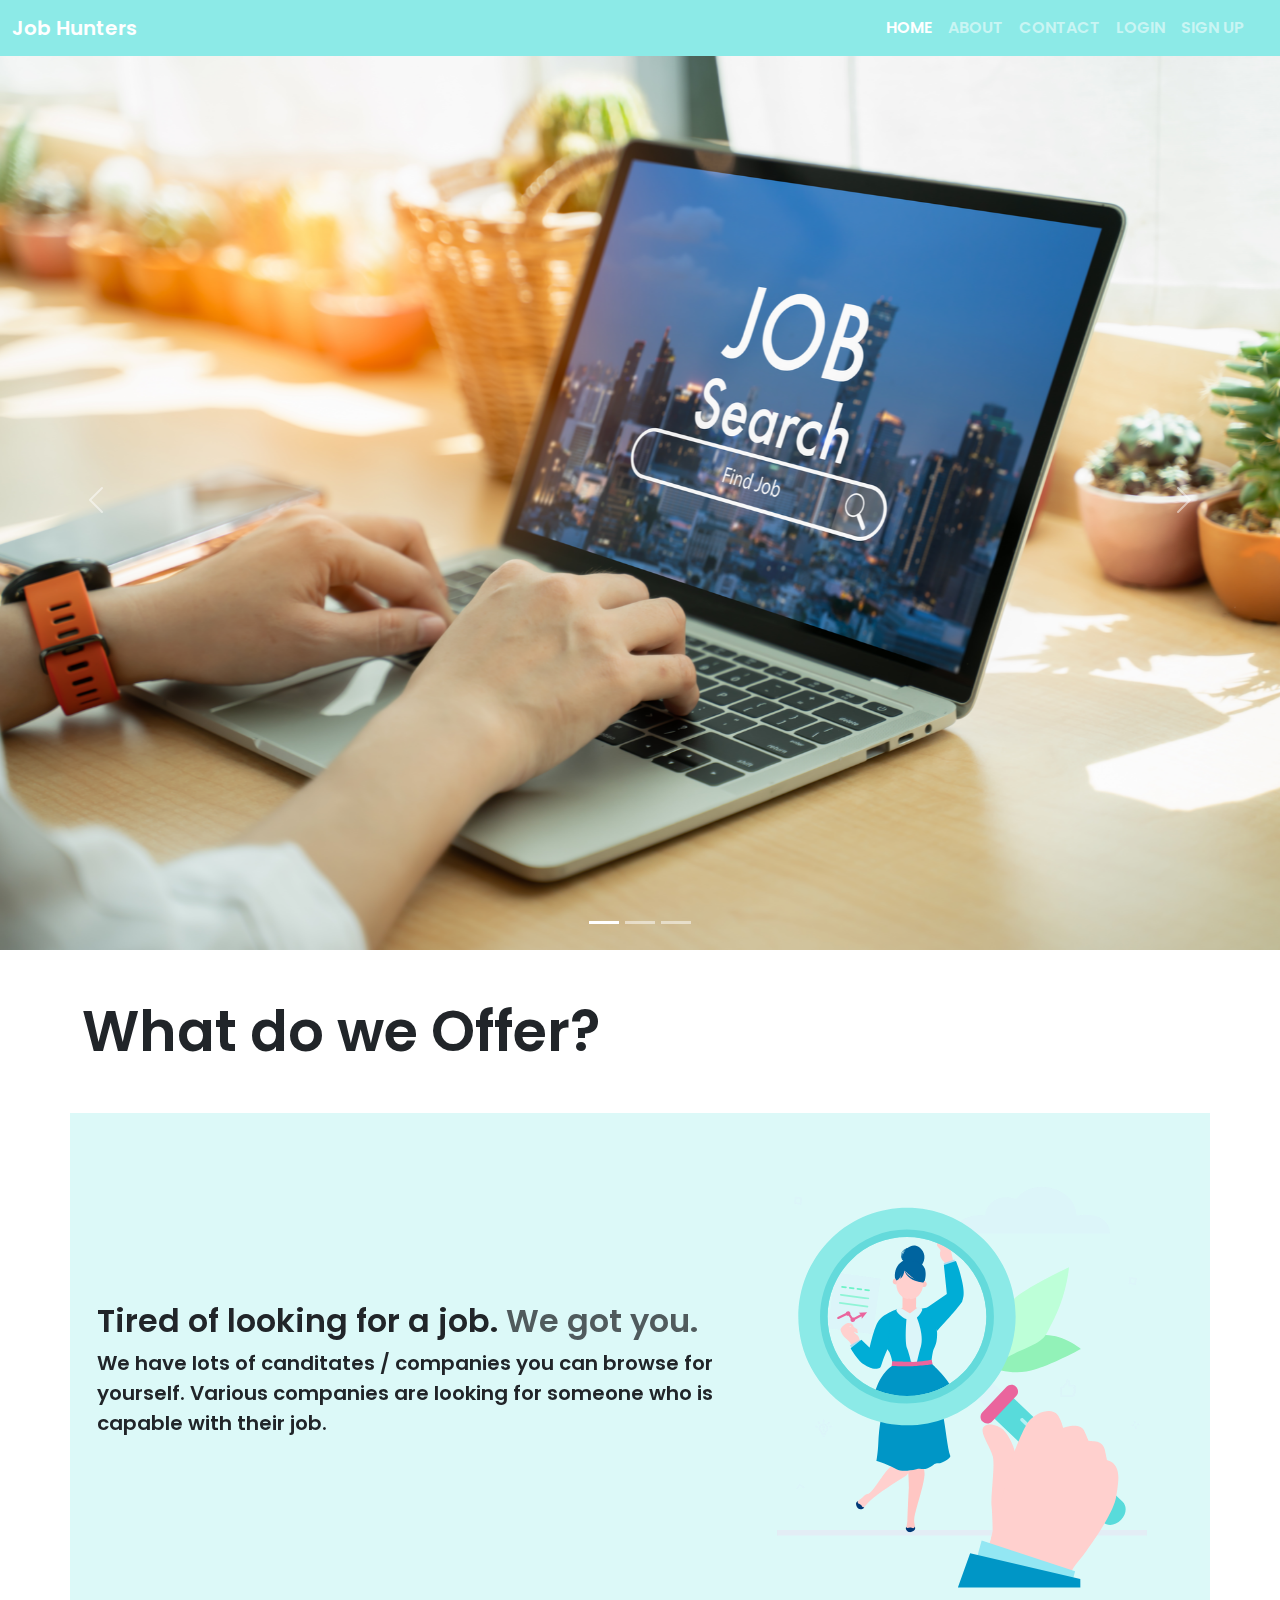
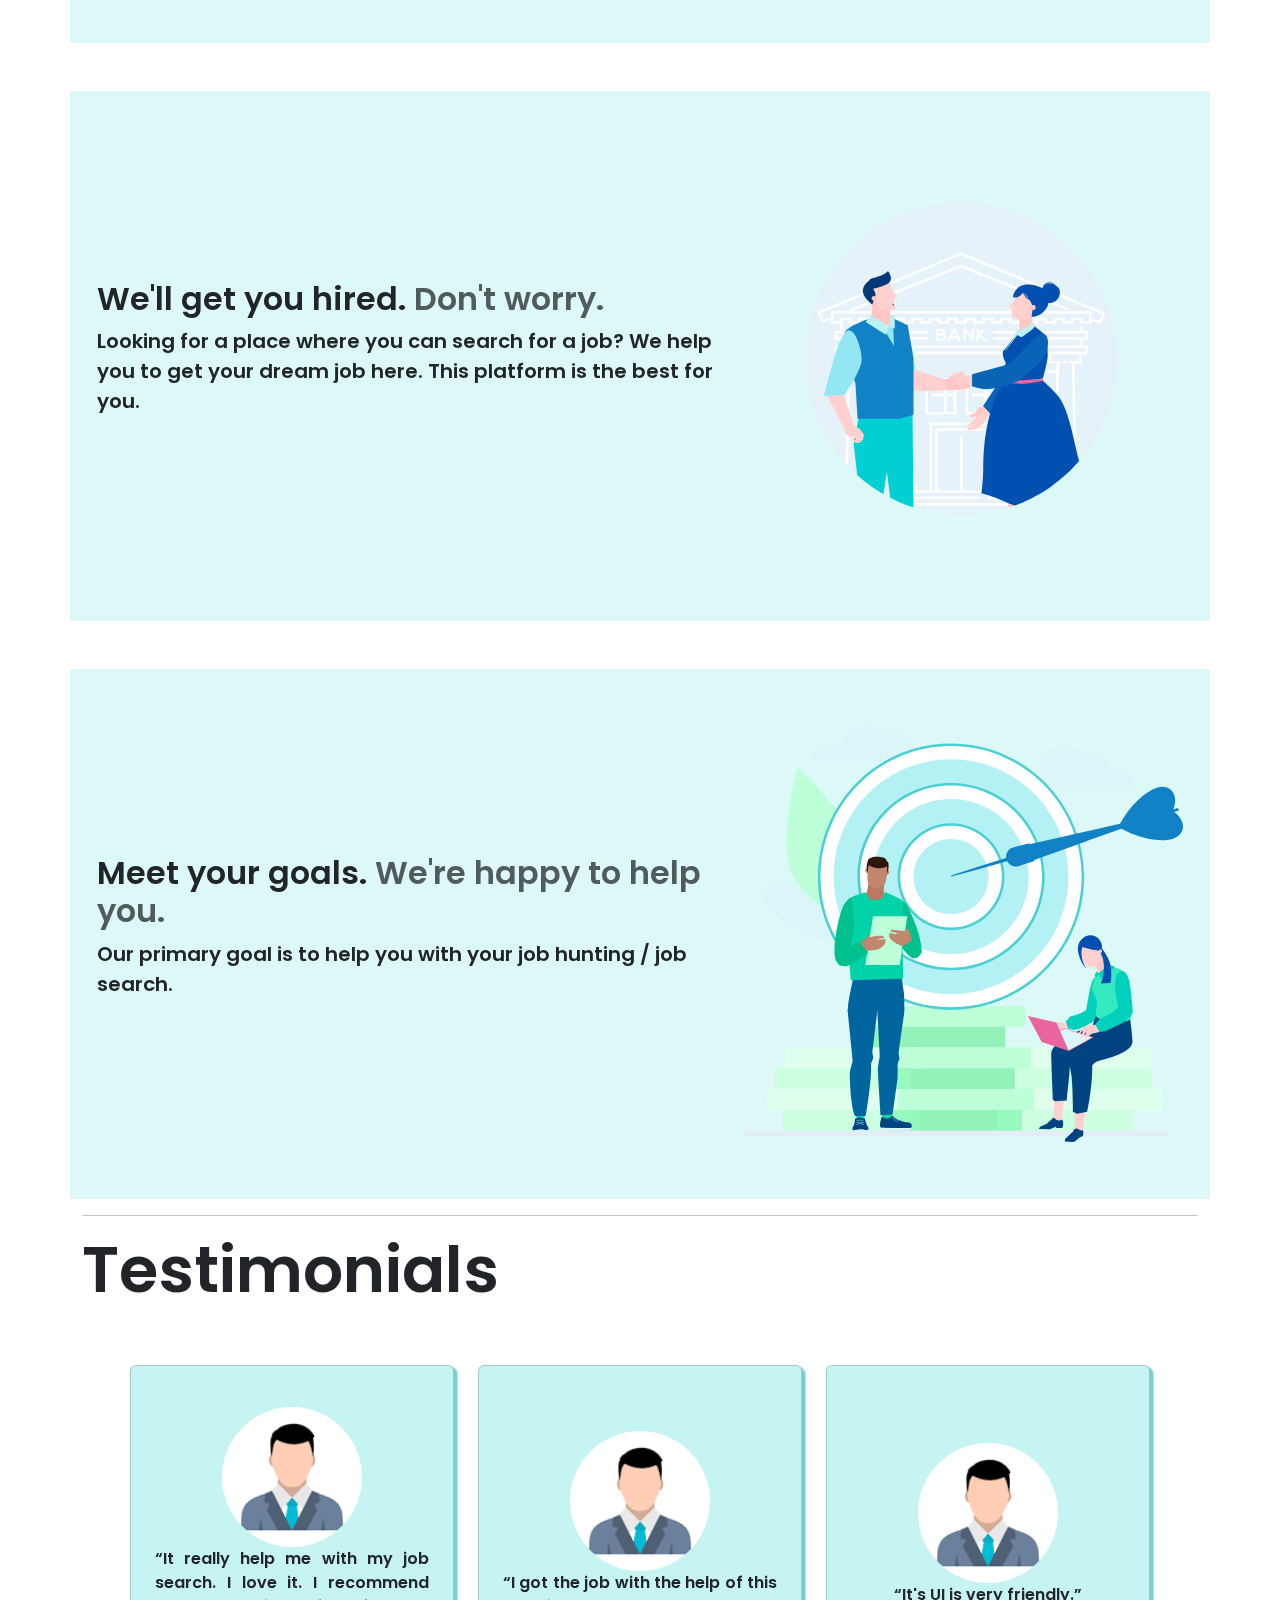
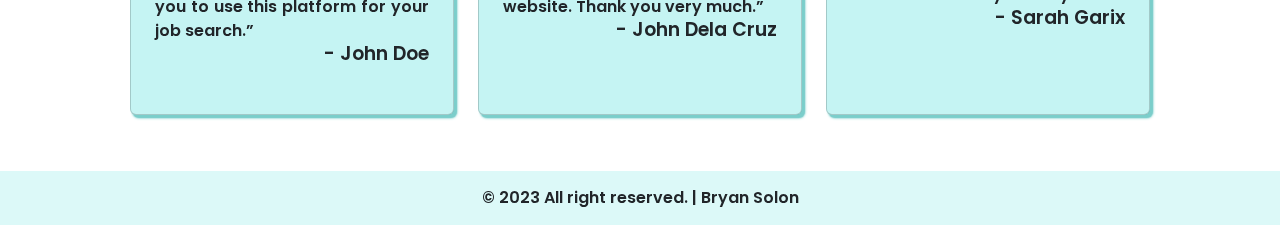
<file: index.html>
<!DOCTYPE html>
<html lang="en">
  <head>
    <meta charset="UTF-8" />
    <meta http-equiv="X-UA-Compatible" content="IE=edge" />
    <meta name="viewport" content="width=device-width, initial-scale=1.0" />
    <link rel="stylesheet" href="./css/index.css">
    <link rel="stylesheet" href="./bootstrap/dist/css/bootstrap.min.css" />
    <title>Job Hunters</title>
    <style>
    </style>
  </head>
  <body>
    <nav class="navbar navbar-dark fixed-top navbar-expand-md">
      <div class="container-fluid">
        <a class="navbar-brand" href="#">Job Hunters</a>
        <button
          class="navbar-toggler"
          type="button"
          data-bs-toggle="offcanvas"
          data-bs-target="#offcanvasDarkNavbar"
          aria-controls="offcanvasDarkNavbar"
        >
          <span class="navbar-toggler-icon"></span>
        </button>
        <div
          class="offcanvas offcanvas-end text-bg-dark"
          tabindex="-1"
          id="offcanvasDarkNavbar"
          aria-labelledby="offcanvasDarkNavbarLabel"
        >
          <div class="offcanvas-header">
            <h5 class="offcanvas-title" id="offcanvasDarkNavbarLabel">
              Job Hunters
            </h5>
            <button
              type="button"
              class="btn-close btn-close-white"
              data-bs-dismiss="offcanvas"
              aria-label="Close"
            ></button>
          </div>
          <div class="offcanvas-body">
            <ul
              class="navbar-nav justify-content-end flex-grow-1 pe-3 align-items-md-center align-items-start"
            >
              <li class="nav-item">
                <a class="nav-link active" aria-current="page" href="#">HOME</a>
              </li>
              <li class="nav-item">
                <a class="nav-link" aria-current="page" href="index.html#about">ABOUT</a>
              </li>
              <li class="nav-item">
                <a class="nav-link" aria-current="page" href="contact.html">CONTACT</a>
              </li>
              <li class="nav-item">
                <a class="nav-link" href="login.html">LOGIN</a>
              </li>
              <li class="nav-item">
                <a class="nav-link" href="register.html">SIGN UP</a>
              </li>
            </ul>
          </div>
        </div>
      </div>
    </nav>
    <div id="carouselExampleCaptions" class="carousel slide text-black">
      <div class="carousel-indicators">
        <button
          type="button"
          data-bs-target="#carouselExampleCaptions"
          data-bs-slide-to="0"
          class="active"
          aria-current="true"
          aria-label="Slide 1"
        ></button>
        <button
          type="button"
          data-bs-target="#carouselExampleCaptions"
          data-bs-slide-to="1"
          aria-label="Slide 2"
        ></button>
        <button
          type="button"
          data-bs-target="#carouselExampleCaptions"
          data-bs-slide-to="2"
          aria-label="Slide 3"
        ></button>
      </div>
      <div class="carousel-inner">
        <div class="carousel-item active">
          <img src="./pic/job4.png" class="d-block w-100" alt="..." />
        </div>
        <div class="carousel-item">
          <img src="./pic/job2.jpg" class="d-block w-100" alt="..." />
        </div>
        <div class="carousel-item">
          <img
            src="./pic/cv-job-hunting-wide.jpg"
            class="d-block w-100"
            alt="..."
          />
        </div>
      </div>
      <button
        class="carousel-control-prev"
        type="button"
        data-bs-target="#carouselExampleCaptions"
        data-bs-slide="prev"
      >
        <span class="carousel-control-prev-icon" aria-hidden="true"></span>
        <span class="visually-hidden">Previous</span>
      </button>
      <button
        class="carousel-control-next"
        type="button"
        data-bs-target="#carouselExampleCaptions"
        data-bs-slide="next"
      >
        <span class="carousel-control-next-icon" aria-hidden="true"></span>
        <span class="visually-hidden">Next</span>
      </button>
    </div>

    <div class="container marketing" id="about">
      <h1 class="display-4 mt-5">What do we Offer?</h1>
      
      <div class="row featurette my-5">
        <div class="col-md-7 d-flex justify-content-center flex-column">
          <h2 class="featurette-heading">
            Tired of looking for a job.
            <span class="text-muted">We got you.</span>
          </h2>
          <p class="lead">
            We have lots of canditates / companies you can browse for yourself.
            Various companies are looking for someone who is capable with their
            job.
          </p>
        </div>
        <div class="col-md-5">
          <img
            class="featurette-image img-fluid mx-auto"
            src="svg/hr.svg"
            alt="500x500"
            style="width: 500px; height: 500px"
            data-holder-rendered="true"
          />
        </div>
      </div>

     

      <div class="row featurette my-5">
        <div
          class="col-md-7 order-md-2 d-flex justify-content-center flex-column"
        >
          <h2 class="featurette-heading">
            We'll get you hired. <span class="text-muted">Don't worry.</span>
          </h2>
          <p class="lead">
            Looking for a place where you can search for a job? We help you to
            get your dream job here. This platform is the best for you.
          </p>
        </div>
        <div class="col-md-5 order-md-5">
          <img
            class="featurette-image img-fluid mx-auto"
            src="./svg/agreement.svg"
            alt="500x500"
            data-holder-rendered="true"
            style="width: 500px; height: 500px"
          />
        </div>
      </div>

      
      <div class="row featurette my-2">
        <div class="col-md-7 d-flex justify-content-center flex-column">
          <h2 class="featurette-heading">
            Meet your goals.
            <span class="text-muted">We're happy to help you.</span>
          </h2>
          <p class="lead">
            Our primary goal is to help you with your job hunting / job search.
          </p>
        </div>
        <div class="col-md-5">
          <img
            class="featurette-image img-fluid mx-auto"
            src="./svg/goal.svg"
            alt="500x500"
            data-holder-rendered="true"
            style="width: 500px; height: 500px"
          />
        </div>
      </div>

      <hr class="featurette-divider" />

      
      <h1 class="display-3">Testimonials</h1>
      
      <div class="row p-5 testimonies">
        <div class="col-12 col-md-4 mb-2 mb-md-none">
          <div class="card w-100 p-4">
            <img
              class="rounded-circle"
              src="./pic/user.png"
              alt="Generic placeholder image"
              width="140"
              height="140"
            />
            <q
              >It really help me with my job search. I love it. I recommend you
              to use this platform for your job search.</q
            >
            <h2>- John Doe</h2>
          </div>
          
        </div>
        <div class="col-12 col-md-4 mb-2 mb-md-none">
          <div class="card w-100 p-4">
            <img
              class="rounded-circle"
              src="./pic/user.png"
              alt="Generic placeholder image"
              width="140"
              height="140"
            />
            <q
              >I got the job with the help of this website. Thank you very
              much.</q
            >
            <h2>- John Dela Cruz</h2>
          </div>
          
        </div>
        <div class="col-12 col-md-4 mb-2 mb-md-none">
          <div class="card w-100 p-4">
            <img
              class="rounded-circle"
              src="./pic/user.png"
              alt="Generic placeholder image"
              width="140"
              height="140"
            />
            <q>It's UI is very friendly.</q>
            <h2>- Sarah Garix</h2>
          </div>
         
        </div>
      </div>
     
    </div>
   

    <footer class="text-center featurette"> 
      &#169; 2023 All right reserved. | Bryan Solon
    </footer>
  </body>
  <script src="./bootstrap/dist/js/bootstrap.bundle.min.js"></script>
</html>
</file>
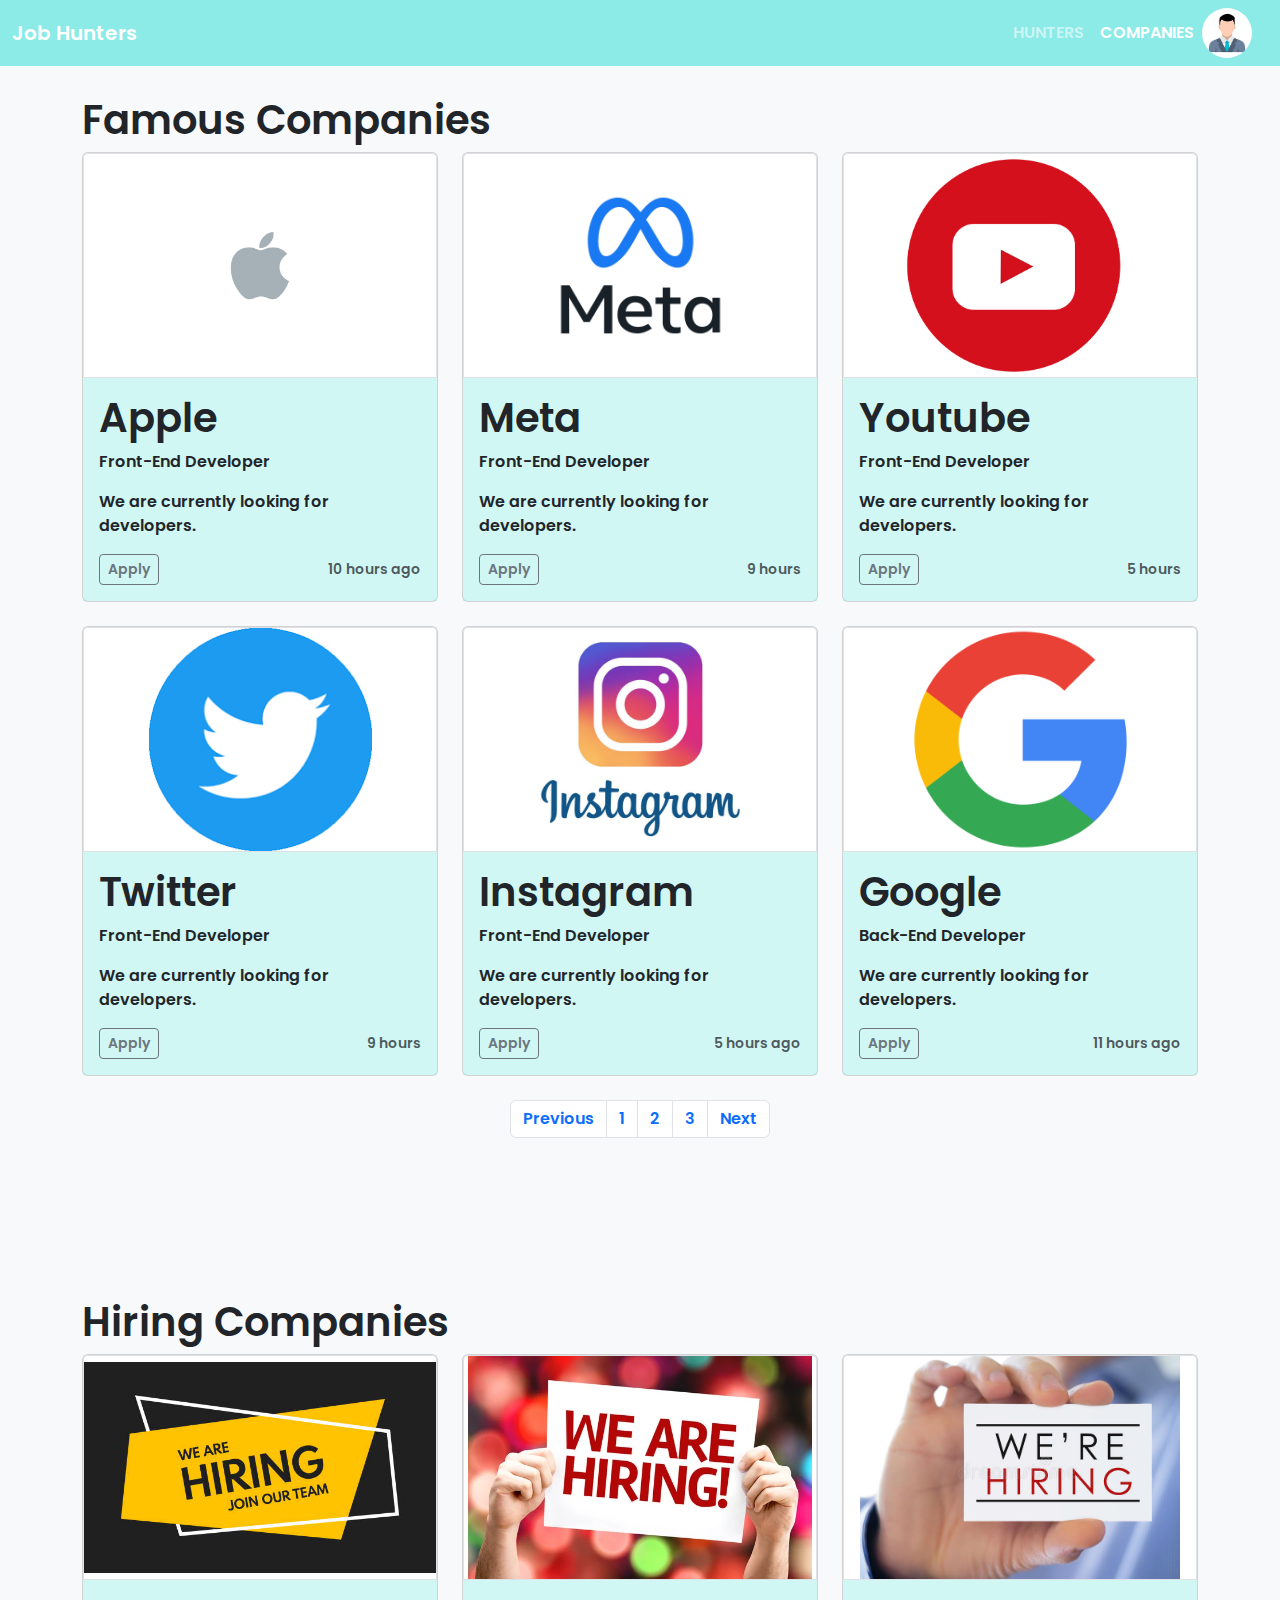
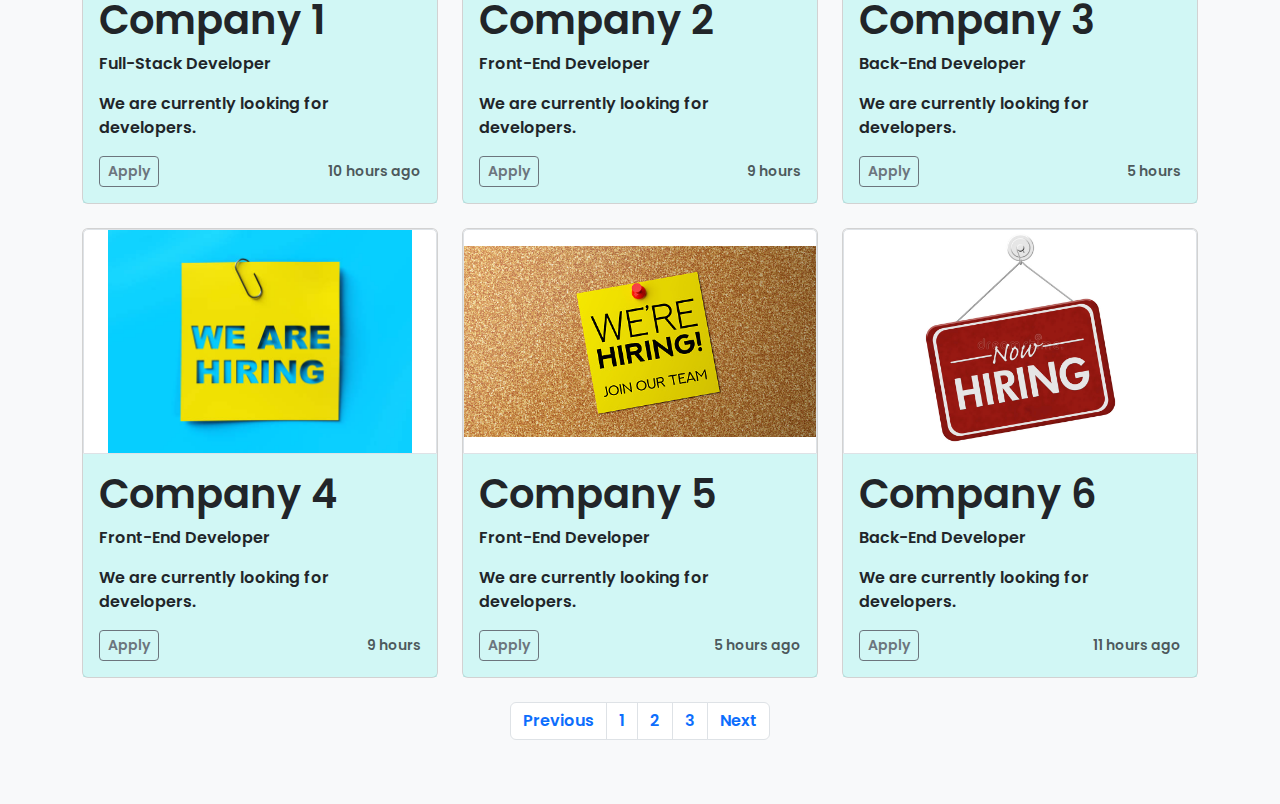
<file: box.html>
<!DOCTYPE html>
<html lang="en">
<head>
    <meta charset="UTF-8">
    <meta http-equiv="X-UA-Compatible" content="IE=edge">
    <meta name="viewport" content="width=device-width, initial-scale=1.0">
    <link rel="stylesheet" href="./css/box.css">
    <link rel="stylesheet" href="./bootstrap/dist/css/bootstrap.min.css">
    <title>Companies</title>
    <style>
     
    </style>
</head>
<body class="bg-light">
  <nav class="navbar navbar-dark fixed-top navbar-expand-md">
    <div class="container-fluid">
      <a class="navbar-brand" href="index.html">Job Hunters</a>
      <button class="navbar-toggler" type="button" data-bs-toggle="offcanvas" data-bs-target="#offcanvasDarkNavbar" aria-controls="offcanvasDarkNavbar">
        <span class="navbar-toggler-icon"></span>
      </button>
      <div class="offcanvas offcanvas-end text-bg-dark" tabindex="-1" id="offcanvasDarkNavbar" aria-labelledby="offcanvasDarkNavbarLabel">
        <div class="offcanvas-header">
          <h5 class="offcanvas-title" id="offcanvasDarkNavbarLabel">Job Hunters</h5>
          <button type="button" class="btn-close btn-close-white" data-bs-dismiss="offcanvas" aria-label="Close"></button>
        </div>
        <div class="offcanvas-body">
          <ul class="navbar-nav justify-content-end flex-grow-1 pe-3 align-items-md-center align-items-start">
            <li class="nav-item profileHolder d-md-none	d-lg-none">
              <a href="user.html">
                <div class="profileHidden"></div>
              </a>
            </li>
            <li class="nav-item">
              <a class="nav-link"  href="forJobHunters.html">HUNTERS</a>
            </li>
            <li class="nav-item">
              <a class="nav-link active" aria-current="page" href="box.html">COMPANIES</a>
            </li>
            <li class="nav-item d-none d-md-block d-lg-block" >
              <a class="nav-link profile" href="user.html"></a>
            </li>
          </ul>
        </div>
      </div>
    </div>
  </nav>

    <div class="album py-5 mt-5 bg-light">
        <div class="container">
          <h1>Famous Companies</h1>

          <div class="row">
            <div class="col-md-6 col-lg-4">
              <div class="card mb-4 box-shadow">
                <img class="card-img-top border boder-dark" src="./pic/apple.png" alt="Apple Logo" style="height: 225px; width: 100%; display: block;"  data-holder-rendered="true">
                <div class="card-body">
                  <h1 class="card-title">Apple</h1>
                  <p>Front-End Developer</p>
                  <p class="card-text">We are currently looking for developers.</p>
                  <div class="d-flex justify-content-between align-items-center">
                    <a type="button" class="btn btn-sm btn-outline-secondary apply" href="jobDescription1.html">Apply</a>
                    <small class="text-muted">10 hours ago</small>
                  </div>
                </div>
              </div>
            </div>
            <div class="col-md-6 col-lg-4">
              <div class="card mb-4 box-shadow">
                <img class="card-img-top border boder-dark" src="./pic/meta.png" alt="Thumbnail [100%x225]"  data-holder-rendered="true" style="height: 225px; width: 100%; display: block;">
                <div class="card-body">
                  <h1 class="card-title">Meta</h1>
                  <p>Front-End Developer</p>
                  <p class="card-text">We are currently looking for developers.</p>
                  <div class="d-flex justify-content-between align-items-center">
                    <a type="button" class="btn btn-sm btn-outline-secondary apply" href="jobDescription.html">Apply</a>
                    <small class="text-muted">9 hours</small>
                  </div>
                </div>
              </div>
            </div>
            <div class="col-md-6 col-lg-4">
              <div class="card mb-4 box-shadow">
                <img class="card-img-top border boder-dark" src="./pic/youtube.png" alt="Thumbnail [100%x225]"  data-holder-rendered="true" style="height: 225px; width: 100%; display: block;">
                <div class="card-body">
                  <h1 class="card-title">Youtube</h1>
                  <p>Front-End Developer</p>
                  <p class="card-text">We are currently looking for developers.</p>
                  <div class="d-flex justify-content-between align-items-center">
                    <a type="button" class="btn btn-sm btn-outline-secondary apply" href="jobDescription2.html">Apply</a>
                    <small class="text-muted">5 hours</small>
                  </div>
                </div>
              </div>
            </div>

            <div class="col-md-6 col-lg-4">
              <div class="card mb-4 box-shadow">
                <img class="card-img-top border boder-dark" src="./pic/twitter.png" alt="Thumbnail [100%x225]"  data-holder-rendered="true" style="height: 225px; width: 100%; display: block;">
                <div class="card-body">
                  <h1 class="card-title">Twitter</h1>
                  <p>Front-End Developer</p>
                  <p class="card-text">We are currently looking for developers.</p>
                  <div class="d-flex justify-content-between align-items-center">
                    <a type="button" class="btn btn-sm btn-outline-secondary apply" href="jobDescription3.html">Apply</a>
                    <small class="text-muted">9 hours</small>
                  </div>
                </div>
              </div>
            </div>
            <div class="col-md-6 col-lg-4">
              <div class="card mb-4 box-shadow">
                <img class="card-img-top  border boder-dark" src="./pic/instagram.jpg" alt="Thumbnail [100%x225]" data-holder-rendered="true" style="height: 225px; width: 100%; display: block;">
                <div class="card-body">
                  <h1 class="card-title">Instagram</h1>
                  <p>Front-End Developer</p>
                  <p class="card-text">We are currently looking for developers.</p>
                  <div class="d-flex justify-content-between align-items-center">
                    <a type="button" class="btn btn-sm btn-outline-secondary apply" href="jobDescription4.html">Apply</a>
                    <small class="text-muted">5 hours ago</small>
                  </div>
                </div>
              </div>
            </div>
            <div class="col-md-6 col-lg-4">
              <div class="card mb-4 box-shadow">
                <img class="card-img-top  border boder-dark" src="./pic/google.png" alt="Thumbnail [100%x225]"  data-holder-rendered="true" style="height: 225px; width: 100%; display: block;">
                <div class="card-body">
                  <h1 class="card-title">Google</h1>
                  <p>Back-End Developer</p>
                  <p class="card-text">We are currently looking for developers.</p>
                  <div class="d-flex justify-content-between align-items-center">
                      <a type="button" class="btn btn-sm btn-outline-secondary apply" href="jobDescription5.html">Apply</a>
                    <small class="text-muted">11 hours ago</small>
                  </div>
                </div>
              </div>
            </div>

           
          </div>
        </div>
        <nav aria-label="Page navigation example" class="d-flex justify-content-center">
            <ul class="pagination">
              <li class="page-item"><a class="page-link" href="#">Previous</a></li>
              <li class="page-item"><a class="page-link" href="#">1</a></li>
              <li class="page-item"><a class="page-link" href="#">2</a></li>
              <li class="page-item"><a class="page-link" href="#">3</a></li>
              <li class="page-item"><a class="page-link" href="#">Next</a></li>
            </ul>
        </nav>
      </div>

      <div class="album py-5 mt-5 bg-light">
        <div class="container">
          <h1>Hiring Companies</h1>

          <div class="row">
            <div class="col-md-6 col-lg-4">
              <div class="card mb-4 box-shadow">
                <img class="card-img-top border boder-dark" src="./pic/hiring 1.jpg" alt="Apple Logo" style="height: 225px; width: 100%; display: block;"  data-holder-rendered="true">
                <div class="card-body">
                  <h1 class="card-title">Company 1</h1>
                  <p>Full-Stack Developer</p>
                  <p class="card-text">We are currently looking for developers.</p>
                  <div class="d-flex justify-content-between align-items-center">
                    <a type="button" class="btn btn-sm btn-outline-secondary apply" href="#">Apply</a>
                    <small class="text-muted">10 hours ago</small>
                  </div>
                </div>
              </div>
            </div>
            <div class="col-md-6 col-lg-4">
              <div class="card mb-4 box-shadow">
                <img class="card-img-top border boder-dark" src="./pic/hiring 2.jpg" alt="Thumbnail [100%x225]"  data-holder-rendered="true" style="height: 225px; width: 100%; display: block;">
                <div class="card-body">
                  <h1 class="card-title">Company 2</h1>
                  <p>Front-End Developer</p>
                  <p class="card-text">We are currently looking for developers.</p>
                  <div class="d-flex justify-content-between align-items-center">
                    <a type="button" class="btn btn-sm btn-outline-secondary apply" href="#">Apply</a>
                    <small class="text-muted">9 hours</small>
                  </div>
                </div>
              </div>
            </div>
            <div class="col-md-6 col-lg-4">
              <div class="card mb-4 box-shadow">
                <img class="card-img-top border boder-dark" src="./pic/hiring 3.jpg" alt="Thumbnail [100%x225]"  data-holder-rendered="true" style="height: 225px; width: 100%; display: block;">
                <div class="card-body">
                  <h1 class="card-title">Company 3</h1>
                  <p>Back-End Developer</p>
                  <p class="card-text">We are currently looking for developers.</p>
                  <div class="d-flex justify-content-between align-items-center">
                    <a type="button" class="btn btn-sm btn-outline-secondary apply" href="#">Apply</a>
                    <small class="text-muted">5 hours</small>
                  </div>
                </div>
              </div>
            </div>

            <div class="col-md-6 col-lg-4">
              <div class="card mb-4 box-shadow">
                <img class="card-img-top border boder-dark" src="./pic/hiring 4.jpg" alt="Thumbnail [100%x225]"  data-holder-rendered="true" style="height: 225px; width: 100%; display: block;">
                <div class="card-body">
                  <h1 class="card-title">Company 4</h1>
                  <p>Front-End Developer</p>
                  <p class="card-text">We are currently looking for developers.</p>
                  <div class="d-flex justify-content-between align-items-center">
                    <a type="button" class="btn btn-sm btn-outline-secondary apply" href="#">Apply</a>
                    <small class="text-muted">9 hours</small>
                  </div>
                </div>
              </div>
            </div>
            <div class="col-md-6 col-lg-4">
              <div class="card mb-4 box-shadow">
                <img class="card-img-top  border boder-dark" src="./pic/hiring 5.jpg" alt="Thumbnail [100%x225]" data-holder-rendered="true" style="height: 225px; width: 100%; display: block;">
                <div class="card-body">
                  <h1 class="card-title">Company 5</h1>
                  <p>Front-End Developer</p>
                  <p class="card-text">We are currently looking for developers.</p>
                  <div class="d-flex justify-content-between align-items-center">
                    <a type="button" class="btn btn-sm btn-outline-secondary apply" href="#">Apply</a>
                    <small class="text-muted">5 hours ago</small>
                  </div>
                </div>
              </div>
            </div>
            <div class="col-md-6 col-lg-4">
              <div class="card mb-4 box-shadow">
                <img class="card-img-top  border boder-dark" src="./pic/hiring 6.jpg" alt="Thumbnail [100%x225]"  data-holder-rendered="true" style="height: 225px; width: 100%; display: block;">
                <div class="card-body">
                  <h1 class="card-title">Company 6</h1>
                  <p>Back-End Developer</p>
                  <p class="card-text">We are currently looking for developers.</p>
                  <div class="d-flex justify-content-between align-items-center">
                      <a type="button" class="btn btn-sm btn-outline-secondary apply" href="#">Apply</a>
                    <small class="text-muted">11 hours ago</small>
                  </div>
                </div>
              </div>
            </div>

           
          </div>
        </div>
        <nav aria-label="Page navigation example" class="d-flex justify-content-center">
            <ul class="pagination">
              <li class="page-item"><a class="page-link" href="#">Previous</a></li>
              <li class="page-item"><a class="page-link" href="#">1</a></li>
              <li class="page-item"><a class="page-link" href="#">2</a></li>
              <li class="page-item"><a class="page-link" href="#">3</a></li>
              <li class="page-item"><a class="page-link" href="#">Next</a></li>
            </ul>
        </nav>
      </div>
      
</body>
<script src="./bootstrap/dist/js/bootstrap.bundle.min.js">

</script>
<script>
  // let btns = document.getElementsByClassName('apply');
  // for (const btn of btns) {
  //   btn.onclick = function(){
  //    location.href = "jobDescription.html";
  //   }
  // }
</script>
</html>
</file>
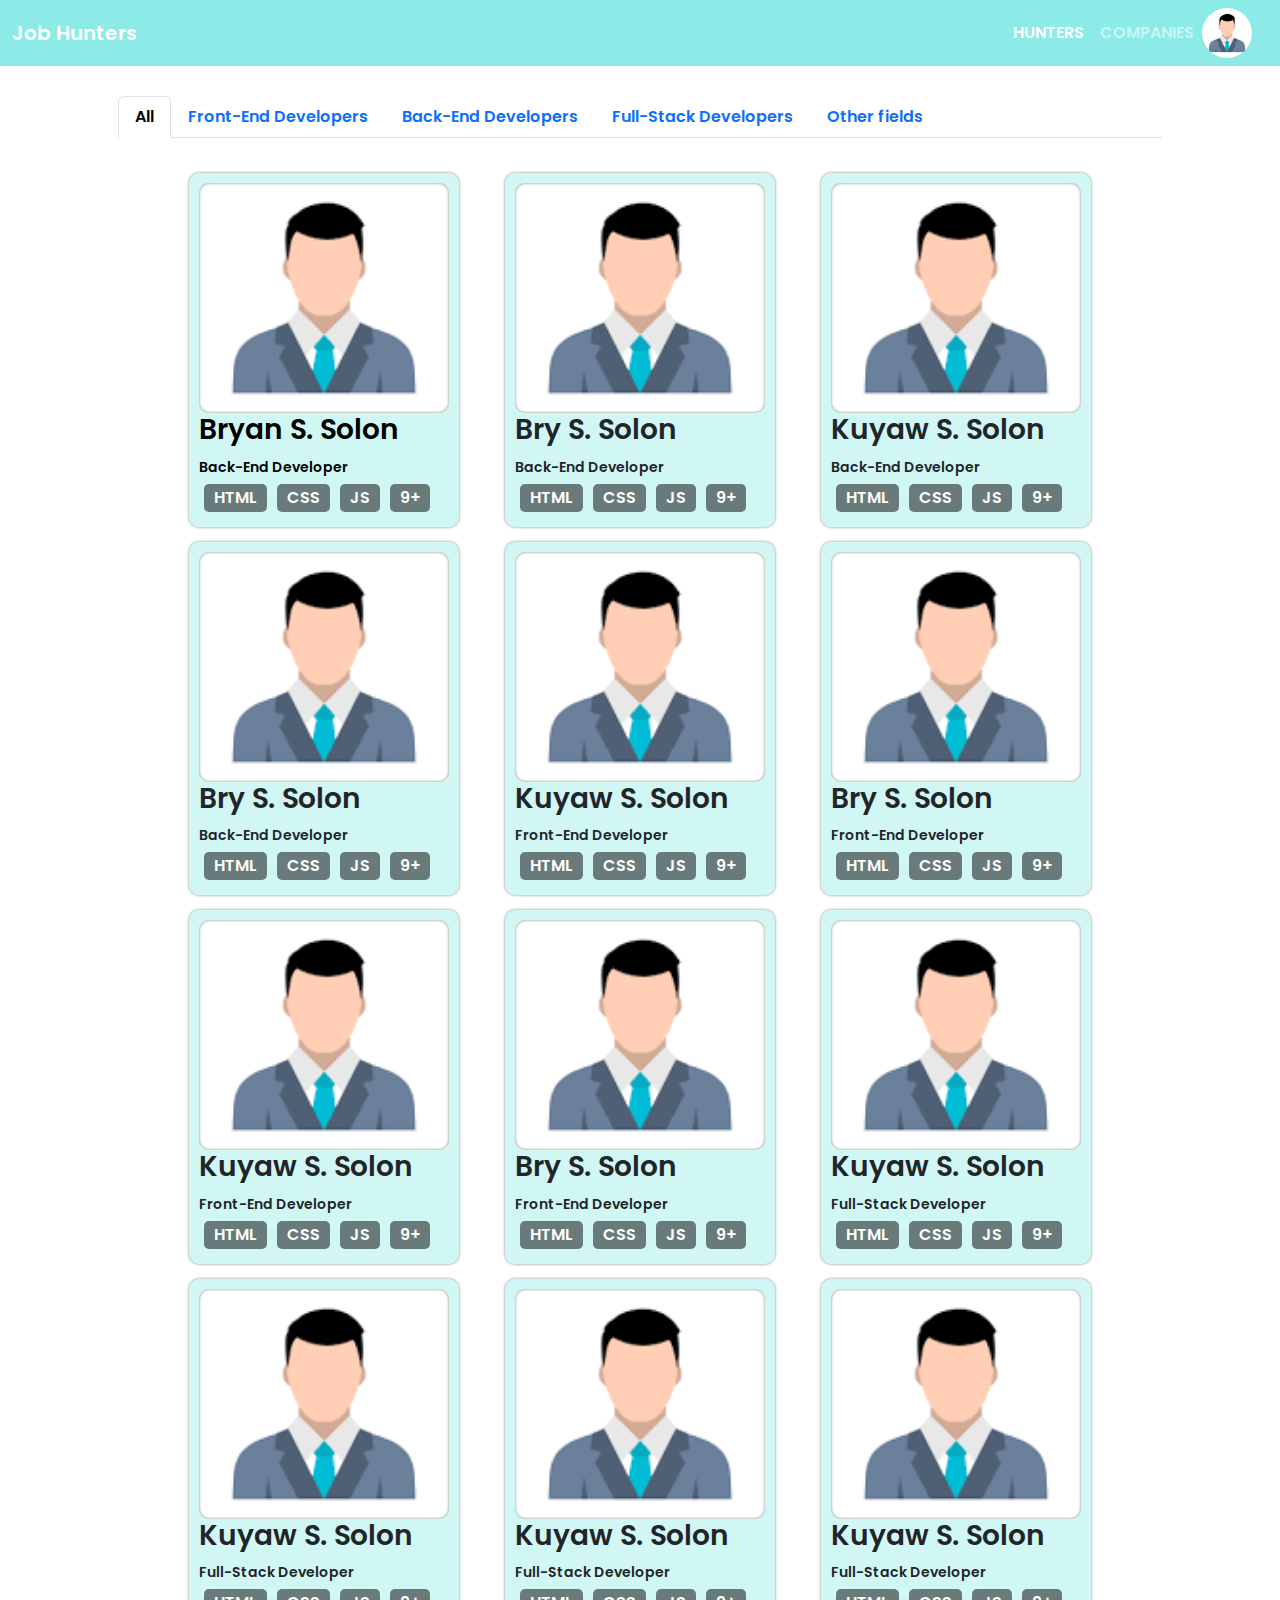
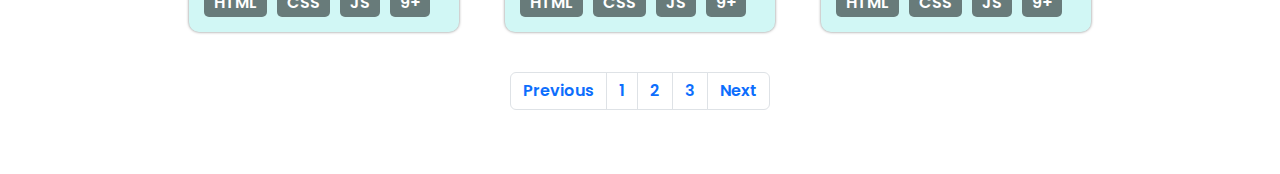
<file: forJobHunters.html>
<!DOCTYPE html>
<html lang="en">
<head>
     <meta charset="UTF-8">
     <meta http-equiv="X-UA-Compatible" content="IE=edge">
     <meta name="viewport" content="width=device-width, initial-scale=1.0">
     <meta name="keywords" content="">
     <meta name="description" content="">
     <meta name="author" content="Bryan S. Solon">
     <link rel="stylesheet" href="./css/forJobHunters.css">
     <link rel="stylesheet" href="./fa/css/font-awesome.min.css">
     <link rel="stylesheet" href="./bootstrap/dist/css/bootstrap.min.css">
     <title>Job Hunters</title>
     <style>
          
     </style>
</head>
<body>

    <nav class="navbar navbar-dark  fixed-top navbar-expand-md">
        <div class="container-fluid">
          <a class="navbar-brand" href="index.html">Job Hunters</a>
          <button class="navbar-toggler" type="button" data-bs-toggle="offcanvas" data-bs-target="#offcanvasDarkNavbar" aria-controls="offcanvasDarkNavbar">
            <span class="navbar-toggler-icon"></span>
          </button>
          <div class="offcanvas offcanvas-end text-bg-dark" tabindex="-1" id="offcanvasDarkNavbar" aria-labelledby="offcanvasDarkNavbarLabel">
            <div class="offcanvas-header">
              <h5 class="offcanvas-title" id="offcanvasDarkNavbarLabel">Job Hunters</h5>
              <button type="button" class="btn-close btn-close-white" data-bs-dismiss="offcanvas" aria-label="Close"></button>
            </div>
            <div class="offcanvas-body">
               <ul class="navbar-nav justify-content-end flex-grow-1 pe-3 align-items-md-center align-items-start">
                 <li class="nav-item profileHolder d-md-none	d-lg-none">
                    <a href="user.html">
                         <div class="profileHidden"></div>
                    </a>
                 </li>
                 <li class="nav-item">
                   <a class="nav-link active"  href="forJobHunters.html">HUNTERS</a>
                 </li>
                 <li class="nav-item">
                   <a class="nav-link " aria-current="page" href="box.html">COMPANIES</a>
                 </li>
                 <li class="nav-item d-none d-md-block d-lg-block" >
                   <a class="nav-link profile" href="user.html"></a>
                 </li>
               </ul>
             </div>
          </div>
        </div>
      </nav>
     <div class="container mt-5 p-5">
          <ul class="nav nav-tabs" id="myTab" role="tablist">
              <li class="nav-item" role="presentation">
                <button class="nav-link active" id="all-tab" data-bs-toggle="tab" data-bs-target="#all-tab-pane" type="button" role="tab" aria-controls="all-tab-pane" aria-selected="true">All</button>
              </li>
              <li class="nav-item" role="presentation">
                <button class="nav-link" id="front-tab" data-bs-toggle="tab" data-bs-target="#front-tab-pane" type="button" role="tab" aria-controls="front-tab-pane" aria-selected="false">Front-End Developers</button>
              </li>
              <li class="nav-item" role="presentation">
                <button class="nav-link" id="back-tab" data-bs-toggle="tab" data-bs-target="#back-tab-pane" type="button" role="tab" aria-controls="back-tab-pane" aria-selected="false">Back-End Developers</button>
              </li>
              <li class="nav-item" role="presentation">
                  <button class="nav-link" id="full-tab" data-bs-toggle="tab" data-bs-target="#full-tab-pane" type="button" role="tab" aria-controls="full-tab-pane" aria-selected="false">Full-Stack Developers</button>
              </li>
              <li class="nav-item" role="presentation">
                  <button class="nav-link" id="other-tab" data-bs-toggle="tab" data-bs-target="#other-tab-pane" type="button" role="tab" aria-controls="other-tab-pane" aria-selected="false">Other fields</button>
              </li>
              
            </ul>
            <div class="tab-content" id="myTabContent">
              <div class="tab-pane fade show active" id="all-tab-pane" role="tabpanel" aria-labelledby="all-tab" tabindex="0">
               <div class="freelancers">
                    <div class="usersHolder">
                         <a href="personalInfo.html">
                              <div class="userHolder">
                                   <div class="picHolder">
                                        
                                   </div>
                                   <div class="contentHolder">
                                        <h3>Bryan S. Solon</h3>
                                        <small class="profession">Back-End Developer</small>
                                        <div class="skillset">
                                             <div class="skill">HTML</div>
                                             <div class="skill">CSS</div>
                                             <div class="skill">JS</div>
                                             <div class="skill">9+</div>
                                        </div>
                                   </div>
                              </div>
                         </a>
                              <div class="userHolder">
                              <div class="picHolder">
          
                              </div>
                              <div class="contentHolder">
                                   <h3>Bry S. Solon</h3>
                                   <small class="profession">Back-End Developer</small>
                                   <div class="skillset">
                                        <div class="skill">HTML</div>
                                        <div class="skill">CSS</div>
                                        <div class="skill">JS</div>
                                        <div class="skill">9+</div>
                                   </div>
                              </div>
                         </div>
                         <div class="userHolder">
                              <div class="picHolder">
          
                              </div>
                              <div class="contentHolder">
                                   <h3>Kuyaw S. Solon</h3>
                                   <small class="profession">Back-End Developer</small>
                                   <div class="skillset">
                                        <div class="skill">HTML</div>
                                        <div class="skill">CSS</div>
                                        <div class="skill">JS</div>
                                        <div class="skill">9+</div>
                                   </div>
                              </div>
                         </div>
                         <div class="userHolder">
                              <div class="picHolder">
          
                              </div>
                              <div class="contentHolder">
                                   <h3>Bry S. Solon</h3>
                                   <small class="profession">Back-End Developer</small>
                                   <div class="skillset">
                                        <div class="skill">HTML</div>
                                        <div class="skill">CSS</div>
                                        <div class="skill">JS</div>
                                        <div class="skill">9+</div>
                                   </div>
                              </div>
                         </div>
                         <div class="userHolder">
                              <div class="picHolder">
          
                              </div>
                              <div class="contentHolder">
                                   <h3>Kuyaw S. Solon</h3>
                                   <small class="profession">Front-End Developer</small>
                                   <div class="skillset">
                                        <div class="skill">HTML</div>
                                        <div class="skill">CSS</div>
                                        <div class="skill">JS</div>
                                        <div class="skill">9+</div>
                                   </div>
                              </div>
                         </div>
                         <div class="userHolder">
                              <div class="picHolder">
          
                              </div>
                              <div class="contentHolder">
                                   <h3>Bry S. Solon</h3>
                                   <small class="profession">Front-End Developer</small>
                                   <div class="skillset">
                                        <div class="skill">HTML</div>
                                        <div class="skill">CSS</div>
                                        <div class="skill">JS</div>
                                        <div class="skill">9+</div>
                                   </div>
                              </div>
                         </div>
                         <div class="userHolder">
                              <div class="picHolder">
          
                              </div>
                              <div class="contentHolder">
                                   <h3>Kuyaw S. Solon</h3>
                                   <small class="profession">Front-End Developer</small>
                                   <div class="skillset">
                                        <div class="skill">HTML</div>
                                        <div class="skill">CSS</div>
                                        <div class="skill">JS</div>
                                        <div class="skill">9+</div>
                                   </div>
                              </div>
                         </div>
                         <div class="userHolder">
                              <div class="picHolder">
          
                              </div>
                              <div class="contentHolder">
                                   <h3>Bry S. Solon</h3>
                                   <small class="profession">Front-End Developer</small>
                                   <div class="skillset">
                                        <div class="skill">HTML</div>
                                        <div class="skill">CSS</div>
                                        <div class="skill">JS</div>
                                        <div class="skill">9+</div>
                                   </div>
                              </div>
                         </div>
                         <div class="userHolder">
                              <div class="picHolder">
          
                              </div>
                              <div class="contentHolder">
                                   <h3>Kuyaw S. Solon</h3>
                                   <small class="profession">Full-Stack Developer</small>
                                   <div class="skillset">
                                        <div class="skill">HTML</div>
                                        <div class="skill">CSS</div>
                                        <div class="skill">JS</div>
                                        <div class="skill">9+</div>
                                   </div>
                              </div>
                         </div>
                         <div class="userHolder">
                              <div class="picHolder">
          
                              </div>
                              <div class="contentHolder">
                                   <h3>Kuyaw S. Solon</h3>
                                   <small class="profession">Full-Stack Developer</small>
                                   <div class="skillset">
                                        <div class="skill">HTML</div>
                                        <div class="skill">CSS</div>
                                        <div class="skill">JS</div>
                                        <div class="skill">9+</div>
                                   </div>
                              </div>
                         </div>
                         <div class="userHolder">
                              <div class="picHolder">
          
                              </div>
                              <div class="contentHolder">
                                   <h3>Kuyaw S. Solon</h3>
                                   <small class="profession">Full-Stack Developer</small>
                                   <div class="skillset">
                                        <div class="skill">HTML</div>
                                        <div class="skill">CSS</div>
                                        <div class="skill">JS</div>
                                        <div class="skill">9+</div>
                                   </div>
                              </div>
                         </div>
                         <div class="userHolder">
                              <div class="picHolder">
          
                              </div>
                              <div class="contentHolder">
                                   <h3>Kuyaw S. Solon</h3>
                                   <small class="profession">Full-Stack Developer</small>
                                   <div class="skillset">
                                        <div class="skill">HTML</div>
                                        <div class="skill">CSS</div>
                                        <div class="skill">JS</div>
                                        <div class="skill">9+</div>
                                   </div>
                              </div>
                         </div>
                    </div>
                 </div>
                 <nav aria-label="Page navigation example" class="d-flex justify-content-center">
                    <ul class="pagination">
                      <li class="page-item"><a class="page-link" href="#">Previous</a></li>
                      <li class="page-item"><a class="page-link" href="#">1</a></li>
                      <li class="page-item"><a class="page-link" href="#">2</a></li>
                      <li class="page-item"><a class="page-link" href="#">3</a></li>
                      <li class="page-item"><a class="page-link" href="#">Next</a></li>
                    </ul>
                </nav>
              </div>
              <div class="tab-pane fade" id="front-tab-pane" role="tabpanel" aria-labelledby="front-tab" tabindex="0">
               <div class="freelancers">
                    <div class="usersHolder">
                         <a href="personalInfo.html">
                              <div class="userHolder">
                                   <div class="picHolder">
                                        
                                   </div>
                                   <div class="contentHolder">
                                        <h3>Bryan S. Solon</h3>
                                        <small class="profession">Front-End Developer</small>
                                        <div class="skillset">
                                             <div class="skill">HTML</div>
                                             <div class="skill">CSS</div>
                                             <div class="skill">JS</div>
                                             <div class="skill">9+</div>
                                        </div>
                                   </div>
                              </div>
                         </a>
                              <div class="userHolder">
                              <div class="picHolder">
          
                              </div>
                              <div class="contentHolder">
                                   <h3>Bry S. Solon</h3>
                                   <small class="profession">Front-End Developer</small>
                                   <div class="skillset">
                                        <div class="skill">HTML</div>
                                        <div class="skill">CSS</div>
                                        <div class="skill">JS</div>
                                        <div class="skill">9+</div>
                                   </div>
                              </div>
                         </div>
                         <div class="userHolder">
                              <div class="picHolder">
          
                              </div>
                              <div class="contentHolder">
                                   <h3>Kuyaw S. Solon</h3>
                                   <small class="profession">Front-End Developer</small>
                                   <div class="skillset">
                                        <div class="skill">HTML</div>
                                        <div class="skill">CSS</div>
                                        <div class="skill">JS</div>
                                        <div class="skill">9+</div>
                                   </div>
                              </div>
                         </div>
                         <div class="userHolder">
                              <div class="picHolder">
          
                              </div>
                              <div class="contentHolder">
                                   <h3>Bry S. Solon</h3>
                                   <small class="profession">Front-End Developer</small>
                                   <div class="skillset">
                                        <div class="skill">HTML</div>
                                        <div class="skill">CSS</div>
                                        <div class="skill">JS</div>
                                        <div class="skill">9+</div>
                                   </div>
                              </div>
                         </div>
                         <div class="userHolder">
                              <div class="picHolder">
          
                              </div>
                              <div class="contentHolder">
                                   <h3>Kuyaw S. Solon</h3>
                                   <small class="profession">Front-End Developer</small>
                                   <div class="skillset">
                                        <div class="skill">HTML</div>
                                        <div class="skill">CSS</div>
                                        <div class="skill">JS</div>
                                        <div class="skill">9+</div>
                                   </div>
                              </div>
                         </div>
                         <div class="userHolder">
                              <div class="picHolder">
          
                              </div>
                              <div class="contentHolder">
                                   <h3>Bry S. Solon</h3>
                                   <small class="profession">Front-End Developer</small>
                                   <div class="skillset">
                                        <div class="skill">HTML</div>
                                        <div class="skill">CSS</div>
                                        <div class="skill">JS</div>
                                        <div class="skill">9+</div>
                                   </div>
                              </div>
                         </div>
                         <div class="userHolder">
                              <div class="picHolder">
          
                              </div>
                              <div class="contentHolder">
                                   <h3>Kuyaw S. Solon</h3>
                                   <small class="profession">Front-End Developer</small>
                                   <div class="skillset">
                                        <div class="skill">HTML</div>
                                        <div class="skill">CSS</div>
                                        <div class="skill">JS</div>
                                        <div class="skill">9+</div>
                                   </div>
                              </div>
                         </div>
                         <div class="userHolder">
                              <div class="picHolder">
          
                              </div>
                              <div class="contentHolder">
                                   <h3>Bry S. Solon</h3>
                                   <small class="profession">Front-End Developer</small>
                                   <div class="skillset">
                                        <div class="skill">HTML</div>
                                        <div class="skill">CSS</div>
                                        <div class="skill">JS</div>
                                        <div class="skill">9+</div>
                                   </div>
                              </div>
                         </div>
                         <div class="userHolder">
                              <div class="picHolder">
          
                              </div>
                              <div class="contentHolder">
                                   <h3>Kuyaw S. Solon</h3>
                                   <small class="profession">Front-End Developer</small>
                                   <div class="skillset">
                                        <div class="skill">HTML</div>
                                        <div class="skill">CSS</div>
                                        <div class="skill">JS</div>
                                        <div class="skill">9+</div>
                                   </div>
                              </div>
                         </div>
                         <div class="userHolder">
                              <div class="picHolder">
          
                              </div>
                              <div class="contentHolder">
                                   <h3>Kuyaw S. Solon</h3>
                                   <small class="profession">Front-End Developer</small>
                                   <div class="skillset">
                                        <div class="skill">HTML</div>
                                        <div class="skill">CSS</div>
                                        <div class="skill">JS</div>
                                        <div class="skill">9+</div>
                                   </div>
                              </div>
                         </div>
                         <div class="userHolder">
                              <div class="picHolder">
          
                              </div>
                              <div class="contentHolder">
                                   <h3>Kuyaw S. Solon</h3>
                                   <small class="profession">Front-End Developer</small>
                                   <div class="skillset">
                                        <div class="skill">HTML</div>
                                        <div class="skill">CSS</div>
                                        <div class="skill">JS</div>
                                        <div class="skill">9+</div>
                                   </div>
                              </div>
                         </div>
                         <div class="userHolder">
                              <div class="picHolder">
          
                              </div>
                              <div class="contentHolder">
                                   <h3>Kuyaw S. Solon</h3>
                                   <small class="profession">Front-End Developer</small>
                                   <div class="skillset">
                                        <div class="skill">HTML</div>
                                        <div class="skill">CSS</div>
                                        <div class="skill">JS</div>
                                        <div class="skill">9+</div>
                                   </div>
                              </div>
                         </div>
                    </div>
                 </div>
                 <nav aria-label="Page navigation example" class="d-flex justify-content-center">
                    <ul class="pagination">
                      <li class="page-item"><a class="page-link" href="#">Previous</a></li>
                      <li class="page-item"><a class="page-link" href="#">1</a></li>
                      <li class="page-item"><a class="page-link" href="#">2</a></li>
                      <li class="page-item"><a class="page-link" href="#">3</a></li>
                      <li class="page-item"><a class="page-link" href="#">Next</a></li>
                    </ul>
                </nav>
              </div>
              <div class="tab-pane fade" id="back-tab-pane" role="tabpanel" aria-labelledby="back-tab" tabindex="0">
               <div class="freelancers">
                    <div class="usersHolder">
                         <a href="personalInfo.html">
                              <div class="userHolder">
                                   <div class="picHolder">
                                        
                                   </div>
                                   <div class="contentHolder">
                                        <h3>Bryan S. Solon</h3>
                                        <small class="profession">Back-End Developer</small>
                                        <div class="skillset">
                                             <div class="skill">HTML</div>
                                             <div class="skill">CSS</div>
                                             <div class="skill">JS</div>
                                             <div class="skill">9+</div>
                                        </div>
                                   </div>
                              </div>
                         </a>
                              <div class="userHolder">
                              <div class="picHolder">
          
                              </div>
                              <div class="contentHolder">
                                   <h3>Bry S. Solon</h3>
                                   <small class="profession">Back-End Developer</small>
                                   <div class="skillset">
                                        <div class="skill">HTML</div>
                                        <div class="skill">CSS</div>
                                        <div class="skill">JS</div>
                                        <div class="skill">9+</div>
                                   </div>
                              </div>
                         </div>
                         <div class="userHolder">
                              <div class="picHolder">
          
                              </div>
                              <div class="contentHolder">
                                   <h3>Kuyaw S. Solon</h3>
                                   <small class="profession">Back-End Developer</small>
                                   <div class="skillset">
                                        <div class="skill">HTML</div>
                                        <div class="skill">CSS</div>
                                        <div class="skill">JS</div>
                                        <div class="skill">9+</div>
                                   </div>
                              </div>
                         </div>
                         <div class="userHolder">
                              <div class="picHolder">
          
                              </div>
                              <div class="contentHolder">
                                   <h3>Bry S. Solon</h3>
                                   <small class="profession">Back-End Developer</small>
                                   <div class="skillset">
                                        <div class="skill">HTML</div>
                                        <div class="skill">CSS</div>
                                        <div class="skill">JS</div>
                                        <div class="skill">9+</div>
                                   </div>
                              </div>
                         </div>
                         <div class="userHolder">
                              <div class="picHolder">
          
                              </div>
                              <div class="contentHolder">
                                   <h3>Kuyaw S. Solon</h3>
                                   <small class="profession">Back-End Developer</small>
                                   <div class="skillset">
                                        <div class="skill">HTML</div>
                                        <div class="skill">CSS</div>
                                        <div class="skill">JS</div>
                                        <div class="skill">9+</div>
                                   </div>
                              </div>
                         </div>
                         <div class="userHolder">
                              <div class="picHolder">
          
                              </div>
                              <div class="contentHolder">
                                   <h3>Bry S. Solon</h3>
                                   <small class="profession">Back-End Developer</small>
                                   <div class="skillset">
                                        <div class="skill">HTML</div>
                                        <div class="skill">CSS</div>
                                        <div class="skill">JS</div>
                                        <div class="skill">9+</div>
                                   </div>
                              </div>
                         </div>
                         <div class="userHolder">
                              <div class="picHolder">
          
                              </div>
                              <div class="contentHolder">
                                   <h3>Kuyaw S. Solon</h3>
                                   <small class="profession">Back-End Developer</small>
                                   <div class="skillset">
                                        <div class="skill">HTML</div>
                                        <div class="skill">CSS</div>
                                        <div class="skill">JS</div>
                                        <div class="skill">9+</div>
                                   </div>
                              </div>
                         </div>
                         <div class="userHolder">
                              <div class="picHolder">
          
                              </div>
                              <div class="contentHolder">
                                   <h3>Bry S. Solon</h3>
                                   <small class="profession">Back-End Developer</small>
                                   <div class="skillset">
                                        <div class="skill">HTML</div>
                                        <div class="skill">CSS</div>
                                        <div class="skill">JS</div>
                                        <div class="skill">9+</div>
                                   </div>
                              </div>
                         </div>
                         <div class="userHolder">
                              <div class="picHolder">
          
                              </div>
                              <div class="contentHolder">
                                   <h3>Kuyaw S. Solon</h3>
                                   <small class="profession">Back-End Developer</small>
                                   <div class="skillset">
                                        <div class="skill">HTML</div>
                                        <div class="skill">CSS</div>
                                        <div class="skill">JS</div>
                                        <div class="skill">9+</div>
                                   </div>
                              </div>
                         </div>
                         <div class="userHolder">
                              <div class="picHolder">
          
                              </div>
                              <div class="contentHolder">
                                   <h3>Kuyaw S. Solon</h3>
                                   <small class="profession">Back-End Developer</small>
                                   <div class="skillset">
                                        <div class="skill">HTML</div>
                                        <div class="skill">CSS</div>
                                        <div class="skill">JS</div>
                                        <div class="skill">9+</div>
                                   </div>
                              </div>
                         </div>
                         <div class="userHolder">
                              <div class="picHolder">
          
                              </div>
                              <div class="contentHolder">
                                   <h3>Kuyaw S. Solon</h3>
                                   <small class="profession">Back-End Developer</small>
                                   <div class="skillset">
                                        <div class="skill">HTML</div>
                                        <div class="skill">CSS</div>
                                        <div class="skill">JS</div>
                                        <div class="skill">9+</div>
                                   </div>
                              </div>
                         </div>
                         <div class="userHolder">
                              <div class="picHolder">
          
                              </div>
                              <div class="contentHolder">
                                   <h3>Kuyaw S. Solon</h3>
                                   <small class="profession">Back-End Developer</small>
                                   <div class="skillset">
                                        <div class="skill">HTML</div>
                                        <div class="skill">CSS</div>
                                        <div class="skill">JS</div>
                                        <div class="skill">9+</div>
                                   </div>
                              </div>
                         </div>
                    </div>
                 </div>
                 <nav aria-label="Page navigation example" class="d-flex justify-content-center">
                    <ul class="pagination">
                      <li class="page-item"><a class="page-link" href="#">Previous</a></li>
                      <li class="page-item"><a class="page-link" href="#">1</a></li>
                      <li class="page-item"><a class="page-link" href="#">2</a></li>
                      <li class="page-item"><a class="page-link" href="#">3</a></li>
                      <li class="page-item"><a class="page-link" href="#">Next</a></li>
                    </ul>
                </nav>
              </div>
              <div class="tab-pane fade" id="full-tab-pane" role="tabpanel" aria-labelledby="full-tab" tabindex="0">
                 <div class="freelancers">
                    <div class="usersHolder">
                         <a href="personalInfo.html">
                              <div class="userHolder">
                                   <div class="picHolder">
                                        
                                   </div>
                                   <div class="contentHolder">
                                        <h3>Bryan S. Solon</h3>
                                        <small class="profession">Full-Stack Developer</small>
                                        <div class="skillset">
                                             <div class="skill">HTML</div>
                                             <div class="skill">CSS</div>
                                             <div class="skill">JS</div>
                                             <div class="skill">9+</div>
                                        </div>
                                   </div>
                              </div>
                         </a>
                              <div class="userHolder">
                              <div class="picHolder">
          
                              </div>
                              <div class="contentHolder">
                                   <h3>Bry S. Solon</h3>
                                   <small class="profession">Full-Stack Developer</small>
                                   <div class="skillset">
                                        <div class="skill">HTML</div>
                                        <div class="skill">CSS</div>
                                        <div class="skill">JS</div>
                                        <div class="skill">9+</div>
                                   </div>
                              </div>
                         </div>
                         <div class="userHolder">
                              <div class="picHolder">
          
                              </div>
                              <div class="contentHolder">
                                   <h3>Kuyaw S. Solon</h3>
                                   <small class="profession">Full-Stack Developer</small>
                                   <div class="skillset">
                                        <div class="skill">HTML</div>
                                        <div class="skill">CSS</div>
                                        <div class="skill">JS</div>
                                        <div class="skill">9+</div>
                                   </div>
                              </div>
                         </div>
                         <div class="userHolder">
                              <div class="picHolder">
          
                              </div>
                              <div class="contentHolder">
                                   <h3>Bry S. Solon</h3>
                                   <small class="profession">Full-Stack Developer</small>
                                   <div class="skillset">
                                        <div class="skill">HTML</div>
                                        <div class="skill">CSS</div>
                                        <div class="skill">JS</div>
                                        <div class="skill">9+</div>
                                   </div>
                              </div>
                         </div>
                         <div class="userHolder">
                              <div class="picHolder">
          
                              </div>
                              <div class="contentHolder">
                                   <h3>Kuyaw S. Solon</h3>
                                   <small class="profession">Full-Stack Developer</small>
                                   <div class="skillset">
                                        <div class="skill">HTML</div>
                                        <div class="skill">CSS</div>
                                        <div class="skill">JS</div>
                                        <div class="skill">9+</div>
                                   </div>
                              </div>
                         </div>
                         <div class="userHolder">
                              <div class="picHolder">
          
                              </div>
                              <div class="contentHolder">
                                   <h3>Bry S. Solon</h3>
                                   <small class="profession">Full-Stack Developer</small>
                                   <div class="skillset">
                                        <div class="skill">HTML</div>
                                        <div class="skill">CSS</div>
                                        <div class="skill">JS</div>
                                        <div class="skill">9+</div>
                                   </div>
                              </div>
                         </div>
                         <div class="userHolder">
                              <div class="picHolder">
          
                              </div>
                              <div class="contentHolder">
                                   <h3>Kuyaw S. Solon</h3>
                                   <small class="profession">Full-Stack Developer</small>
                                   <div class="skillset">
                                        <div class="skill">HTML</div>
                                        <div class="skill">CSS</div>
                                        <div class="skill">JS</div>
                                        <div class="skill">9+</div>
                                   </div>
                              </div>
                         </div>
                         <div class="userHolder">
                              <div class="picHolder">
          
                              </div>
                              <div class="contentHolder">
                                   <h3>Bry S. Solon</h3>
                                   <small class="profession">Full-Stack Developer</small>
                                   <div class="skillset">
                                        <div class="skill">HTML</div>
                                        <div class="skill">CSS</div>
                                        <div class="skill">JS</div>
                                        <div class="skill">9+</div>
                                   </div>
                              </div>
                         </div>
                         <div class="userHolder">
                              <div class="picHolder">
          
                              </div>
                              <div class="contentHolder">
                                   <h3>Kuyaw S. Solon</h3>
                                   <small class="profession">Full-Stack Developer</small>
                                   <div class="skillset">
                                        <div class="skill">HTML</div>
                                        <div class="skill">CSS</div>
                                        <div class="skill">JS</div>
                                        <div class="skill">9+</div>
                                   </div>
                              </div>
                         </div>
                         <div class="userHolder">
                              <div class="picHolder">
          
                              </div>
                              <div class="contentHolder">
                                   <h3>Kuyaw S. Solon</h3>
                                   <small class="profession">Full-Stack Developer</small>
                                   <div class="skillset">
                                        <div class="skill">HTML</div>
                                        <div class="skill">CSS</div>
                                        <div class="skill">JS</div>
                                        <div class="skill">9+</div>
                                   </div>
                              </div>
                         </div>
                         <div class="userHolder">
                              <div class="picHolder">
          
                              </div>
                              <div class="contentHolder">
                                   <h3>Kuyaw S. Solon</h3>
                                   <small class="profession">Full-Stack Developer</small>
                                   <div class="skillset">
                                        <div class="skill">HTML</div>
                                        <div class="skill">CSS</div>
                                        <div class="skill">JS</div>
                                        <div class="skill">9+</div>
                                   </div>
                              </div>
                         </div>
                         <div class="userHolder">
                              <div class="picHolder">
          
                              </div>
                              <div class="contentHolder">
                                   <h3>Kuyaw S. Solon</h3>
                                   <small class="profession">Full-Stack Developer</small>
                                   <div class="skillset">
                                        <div class="skill">HTML</div>
                                        <div class="skill">CSS</div>
                                        <div class="skill">JS</div>
                                        <div class="skill">9+</div>
                                   </div>
                              </div>
                         </div>
                    </div>
                 </div>
                 <nav aria-label="Page navigation example" class="d-flex justify-content-center">
                    <ul class="pagination">
                      <li class="page-item"><a class="page-link" href="#">Previous</a></li>
                      <li class="page-item"><a class="page-link" href="#">1</a></li>
                      <li class="page-item"><a class="page-link" href="#">2</a></li>
                      <li class="page-item"><a class="page-link" href="#">3</a></li>
                      <li class="page-item"><a class="page-link" href="#">Next</a></li>
                    </ul>
                </nav>
              </div>
              <div class="tab-pane fade" id="other-tab-pane" role="tabpanel" aria-labelledby="other-tab" tabindex="0">
               <div class="freelancers">
                  <div class="usersHolder">
                       <a href="personalInfo.html">
                            <div class="userHolder">
                                 <div class="picHolder">
                                      
                                 </div>
                                 <div class="contentHolder">
                                      <h3>Bryan S. Solon</h3>
                                      <small class="profession">Other field</small>
                                      <div class="skillset">
                                           <div class="skill">HTML</div>
                                           <div class="skill">CSS</div>
                                           <div class="skill">JS</div>
                                           <div class="skill">9+</div>
                                      </div>
                                 </div>
                            </div>
                       </a>
                            <div class="userHolder">
                            <div class="picHolder">
        
                            </div>
                            <div class="contentHolder">
                                 <h3>Bry S. Solon</h3>
                                 <small class="profession">Other field</small>
                                 <div class="skillset">
                                      <div class="skill">HTML</div>
                                      <div class="skill">CSS</div>
                                      <div class="skill">JS</div>
                                      <div class="skill">9+</div>
                                 </div>
                            </div>
                       </div>
                       <div class="userHolder">
                            <div class="picHolder">
        
                            </div>
                            <div class="contentHolder">
                                 <h3>Kuyaw S. Solon</h3>
                                 <small class="profession">Other field</small>
                                 <div class="skillset">
                                      <div class="skill">HTML</div>
                                      <div class="skill">CSS</div>
                                      <div class="skill">JS</div>
                                      <div class="skill">9+</div>
                                 </div>
                            </div>
                       </div>
                       <div class="userHolder">
                            <div class="picHolder">
        
                            </div>
                            <div class="contentHolder">
                                 <h3>Bry S. Solon</h3>
                                 <small class="profession">Other field</small>
                                 <div class="skillset">
                                      <div class="skill">HTML</div>
                                      <div class="skill">CSS</div>
                                      <div class="skill">JS</div>
                                      <div class="skill">9+</div>
                                 </div>
                            </div>
                       </div>
                       <div class="userHolder">
                            <div class="picHolder">
        
                            </div>
                            <div class="contentHolder">
                                 <h3>Kuyaw S. Solon</h3>
                                 <small class="profession">Other field</small>
                                 <div class="skillset">
                                      <div class="skill">HTML</div>
                                      <div class="skill">CSS</div>
                                      <div class="skill">JS</div>
                                      <div class="skill">9+</div>
                                 </div>
                            </div>
                       </div>
                       <div class="userHolder">
                            <div class="picHolder">
        
                            </div>
                            <div class="contentHolder">
                                 <h3>Bry S. Solon</h3>
                                 <small class="profession">Other field</small>
                                 <div class="skillset">
                                      <div class="skill">HTML</div>
                                      <div class="skill">CSS</div>
                                      <div class="skill">JS</div>
                                      <div class="skill">9+</div>
                                 </div>
                            </div>
                       </div>
                       <div class="userHolder">
                            <div class="picHolder">
        
                            </div>
                            <div class="contentHolder">
                                 <h3>Kuyaw S. Solon</h3>
                                 <small class="profession">Other field</small>
                                 <div class="skillset">
                                      <div class="skill">HTML</div>
                                      <div class="skill">CSS</div>
                                      <div class="skill">JS</div>
                                      <div class="skill">9+</div>
                                 </div>
                            </div>
                       </div>
                       <div class="userHolder">
                            <div class="picHolder">
        
                            </div>
                            <div class="contentHolder">
                                 <h3>Bry S. Solon</h3>
                                 <small class="profession">Other field</small>
                                 <div class="skillset">
                                      <div class="skill">HTML</div>
                                      <div class="skill">CSS</div>
                                      <div class="skill">JS</div>
                                      <div class="skill">9+</div>
                                 </div>
                            </div>
                       </div>
                       <div class="userHolder">
                            <div class="picHolder">
        
                            </div>
                            <div class="contentHolder">
                                 <h3>Kuyaw S. Solon</h3>
                                 <small class="profession">Other field</small>
                                 <div class="skillset">
                                      <div class="skill">HTML</div>
                                      <div class="skill">CSS</div>
                                      <div class="skill">JS</div>
                                      <div class="skill">9+</div>
                                 </div>
                            </div>
                       </div>
                       <div class="userHolder">
                            <div class="picHolder">
        
                            </div>
                            <div class="contentHolder">
                                 <h3>Kuyaw S. Solon</h3>
                                 <small class="profession">Other field</small>
                                 <div class="skillset">
                                      <div class="skill">HTML</div>
                                      <div class="skill">CSS</div>
                                      <div class="skill">JS</div>
                                      <div class="skill">9+</div>
                                 </div>
                            </div>
                       </div>
                       <div class="userHolder">
                            <div class="picHolder">
        
                            </div>
                            <div class="contentHolder">
                                 <h3>Kuyaw S. Solon</h3>
                                 <small class="profession">Other field</small>
                                 <div class="skillset">
                                      <div class="skill">HTML</div>
                                      <div class="skill">CSS</div>
                                      <div class="skill">JS</div>
                                      <div class="skill">9+</div>
                                 </div>
                            </div>
                       </div>
                       <div class="userHolder">
                            <div class="picHolder">
        
                            </div>
                            <div class="contentHolder">
                                 <h3>Kuyaw S. Solon</h3>
                                 <small class="profession">Other field</small>
                                 <div class="skillset">
                                      <div class="skill">HTML</div>
                                      <div class="skill">CSS</div>
                                      <div class="skill">JS</div>
                                      <div class="skill">9+</div>
                                 </div>
                            </div>
                       </div>
                  </div>
               </div>
               <nav aria-label="Page navigation example" class="d-flex justify-content-center">
                  <ul class="pagination">
                    <li class="page-item"><a class="page-link" href="#">Previous</a></li>
                    <li class="page-item"><a class="page-link" href="#">1</a></li>
                    <li class="page-item"><a class="page-link" href="#">2</a></li>
                    <li class="page-item"><a class="page-link" href="#">3</a></li>
                    <li class="page-item"><a class="page-link" href="#">Next</a></li>
                  </ul>
              </nav>
            </div>
            </div>
          </div>
     
</body>
<script src="./bootstrap/dist/js/bootstrap.bundle.min.js">

</script>
<script>
     let userHolders = document.getElementsByClassName('userHolder');
     for (const userHolder of userHolders) {
          userHolder.onclick = function(){
               location.href = "personalInfo.html"
          }
     }
</script>
</html>
</file>
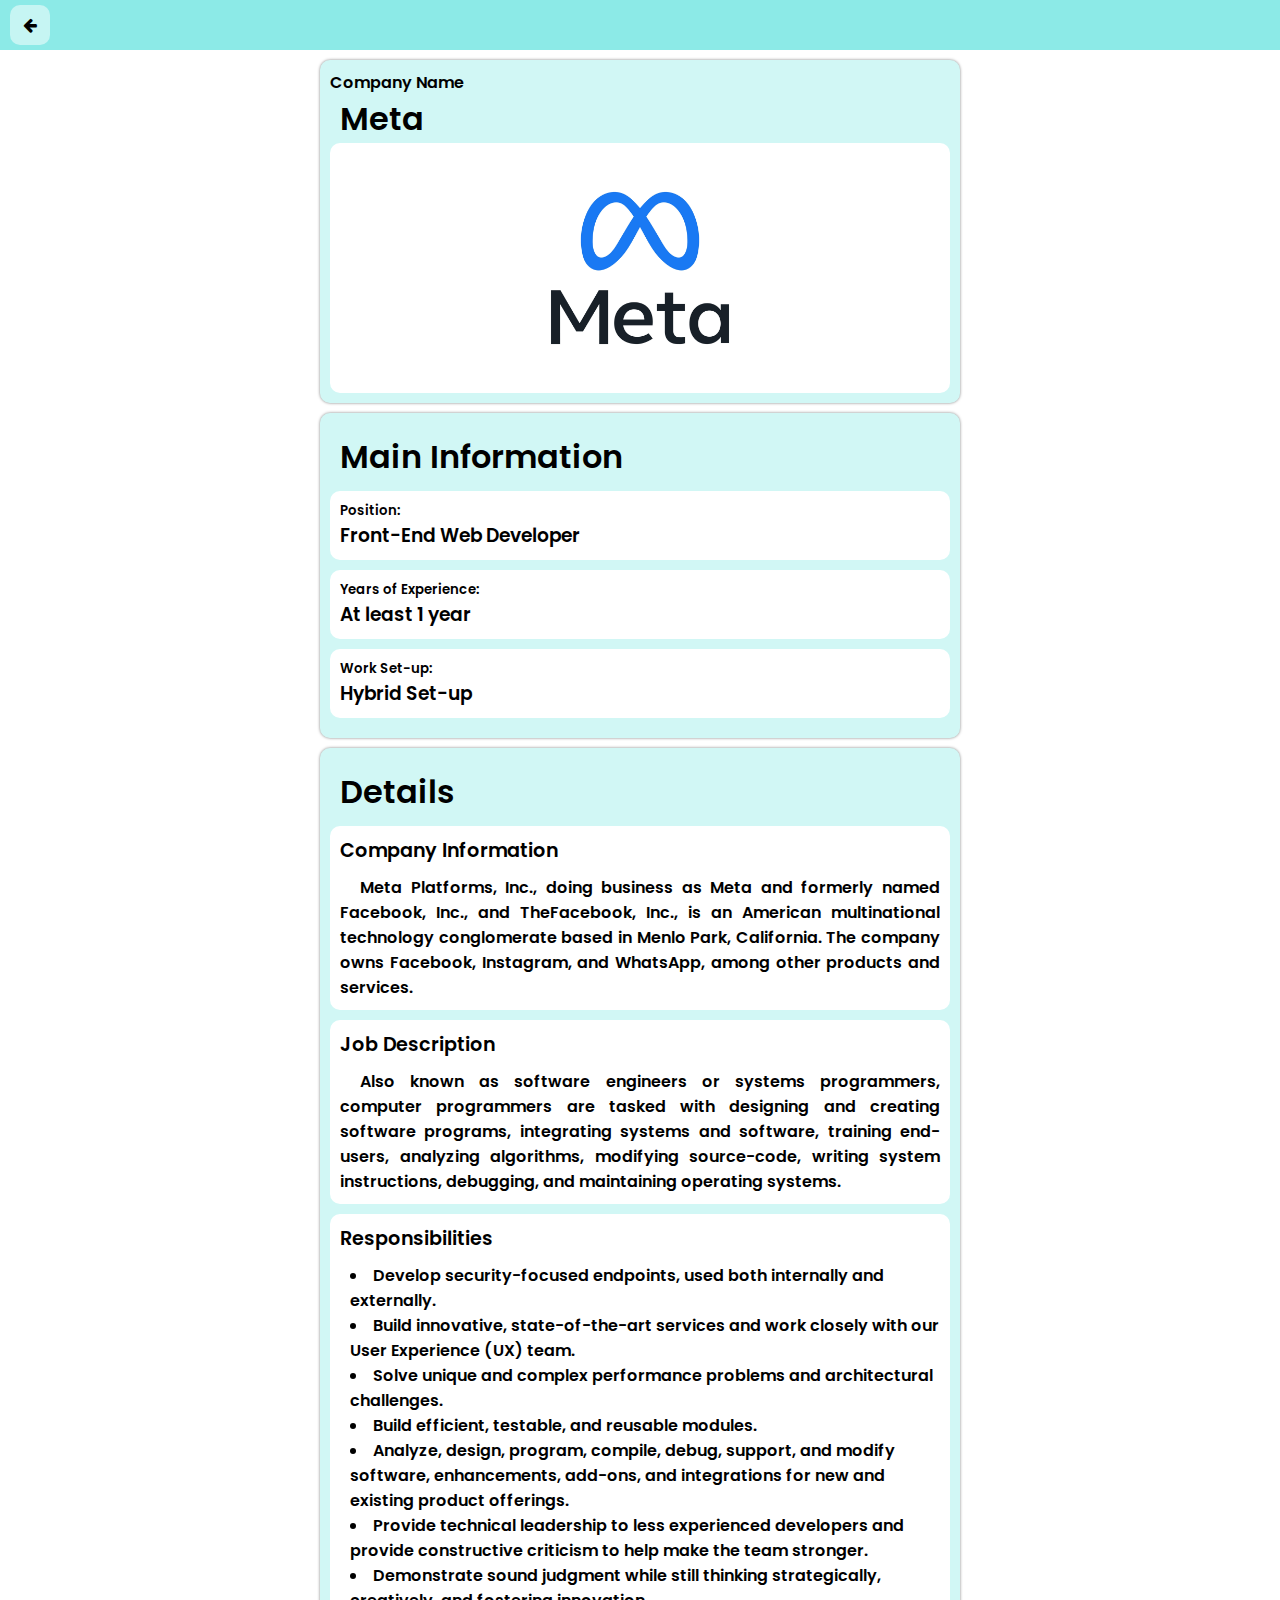
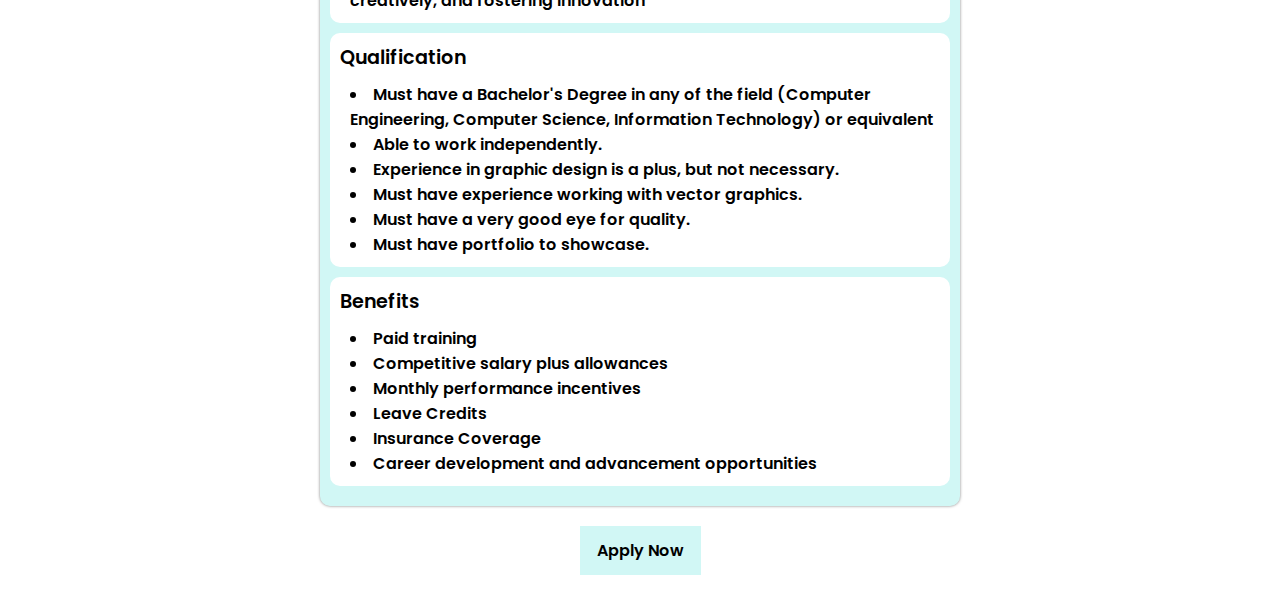
<file: jobDescription.html>
<!DOCTYPE html>
<html lang="en">
<head>
    <meta charset="UTF-8">
    <meta http-equiv="X-UA-Compatible" content="IE=edge">
    <meta name="viewport" content="width=device-width, initial-scale=1.0">
    <link rel="stylesheet" href="./fa/css/font-awesome.min.css">
    <link rel="stylesheet" href="./css/jobDescription.css">
    <!-- <link rel="stylesheet" href="./bootstrap/dist/css/bootstrap.min.css"> -->
    <title>Job Description</title>
    <style>
     
    </style>
</head>
<body>
    <header class="bg-dark">
        <a href="box.html" class="bg-secondary"> <i class="fa fa-arrow-left"></i> </a>
   </header>
<main>
    <div class="box">
        <div class="information">
            <h4>Company Name</h4>
            <h1>Meta</h1>
            <div class="imageHolder">
                <img src="./pic/meta.png" alt="">
            </div>
        </div>
       
    </div>
    <div class="box">
        <h1 class="mainInfo">Main Information</h1>
        <div class="info">
            <h5>Position: </h5>
            <h3 >Front-End Web Developer</h3>
        </div>
        <div class="info">
            <h5>Years of Experience: </h5>
            <h3 >At least 1 year </h3>
        </div>
        <div class="info">
            <h5>Work Set-up:</h1>
                <h3>Hybrid Set-up</h3>
        </div>
    </div>
    <div class="box">
        <h1 class="mainInfo">
            Details
        </h1>
        <div class="info">
            <h4 class="myH4">Company Information</h4>
            <p>
                Meta Platforms, Inc., doing business as Meta and formerly named Facebook, Inc., 
                and TheFacebook, Inc., is an American multinational technology conglomerate 
                based in Menlo Park, California. The company owns Facebook, Instagram, and WhatsApp,
                among other products and services.
            </p>
        </div>
        <div class="info">
            <h4 class="myH4">Job Description</h4>
            <p>
                Also known as software engineers or systems programmers, computer programmers are tasked with designing and creating software programs, integrating systems and software, training end-users, analyzing algorithms, modifying source-code, writing system instructions, debugging, and maintaining operating systems.
            </p>
        </div>
        <div class="info">
            <h4 class="myH4">Responsibilities</h4>
            <ul>
                <li>Develop security-focused endpoints, used both internally and externally.</li>
                <li>Build innovative, state-of-the-art services and work closely with our User Experience (UX) team.</li>
                <li>Solve unique and complex performance problems and architectural challenges.</li>
                <li>Build efficient, testable, and reusable modules.</li>
                <li>Analyze, design, program, compile, debug, support, and modify software, enhancements, add-ons, and integrations for new and existing product offerings.</li>
                <li>Provide technical leadership to less experienced developers and provide constructive criticism to help make the team stronger.</li>
                <li>Demonstrate sound judgment while still thinking strategically, creatively, and fostering innovation</li>
            </ul>
            
        </div>
        <div class="info">
            <h4 class="myH4">Qualification</h4>
            <ul>
                <li>Must have a Bachelor's Degree in any of the field (Computer Engineering, Computer Science, Information Technology) or equivalent</li>
                <li>Able to work independently.</li>
                <li>Experience in graphic design is a plus, but not necessary.</li>
                <li>Must have experience working with vector graphics.</li>
                <li>Must have a very good eye for quality.</li>
                <li>Must have portfolio to showcase.</li>
            </ul>
            



        </div>
        <div class="info">
            <h4 class="myH4">Benefits</h4>
            <ul>
                <li>Paid training</li>
                <li>Competitive salary plus allowances</li>
                <li>Monthly performance incentives</li>
                <li>Leave Credits</li>
                <li>Insurance Coverage</li>
                <li>Career development and advancement opportunities</li>
            </ul>
        </div>

    </div>
    <div class="applyBtn">Apply Now</div>
</main>
</body>
<script>

</script>
</html>
</file>
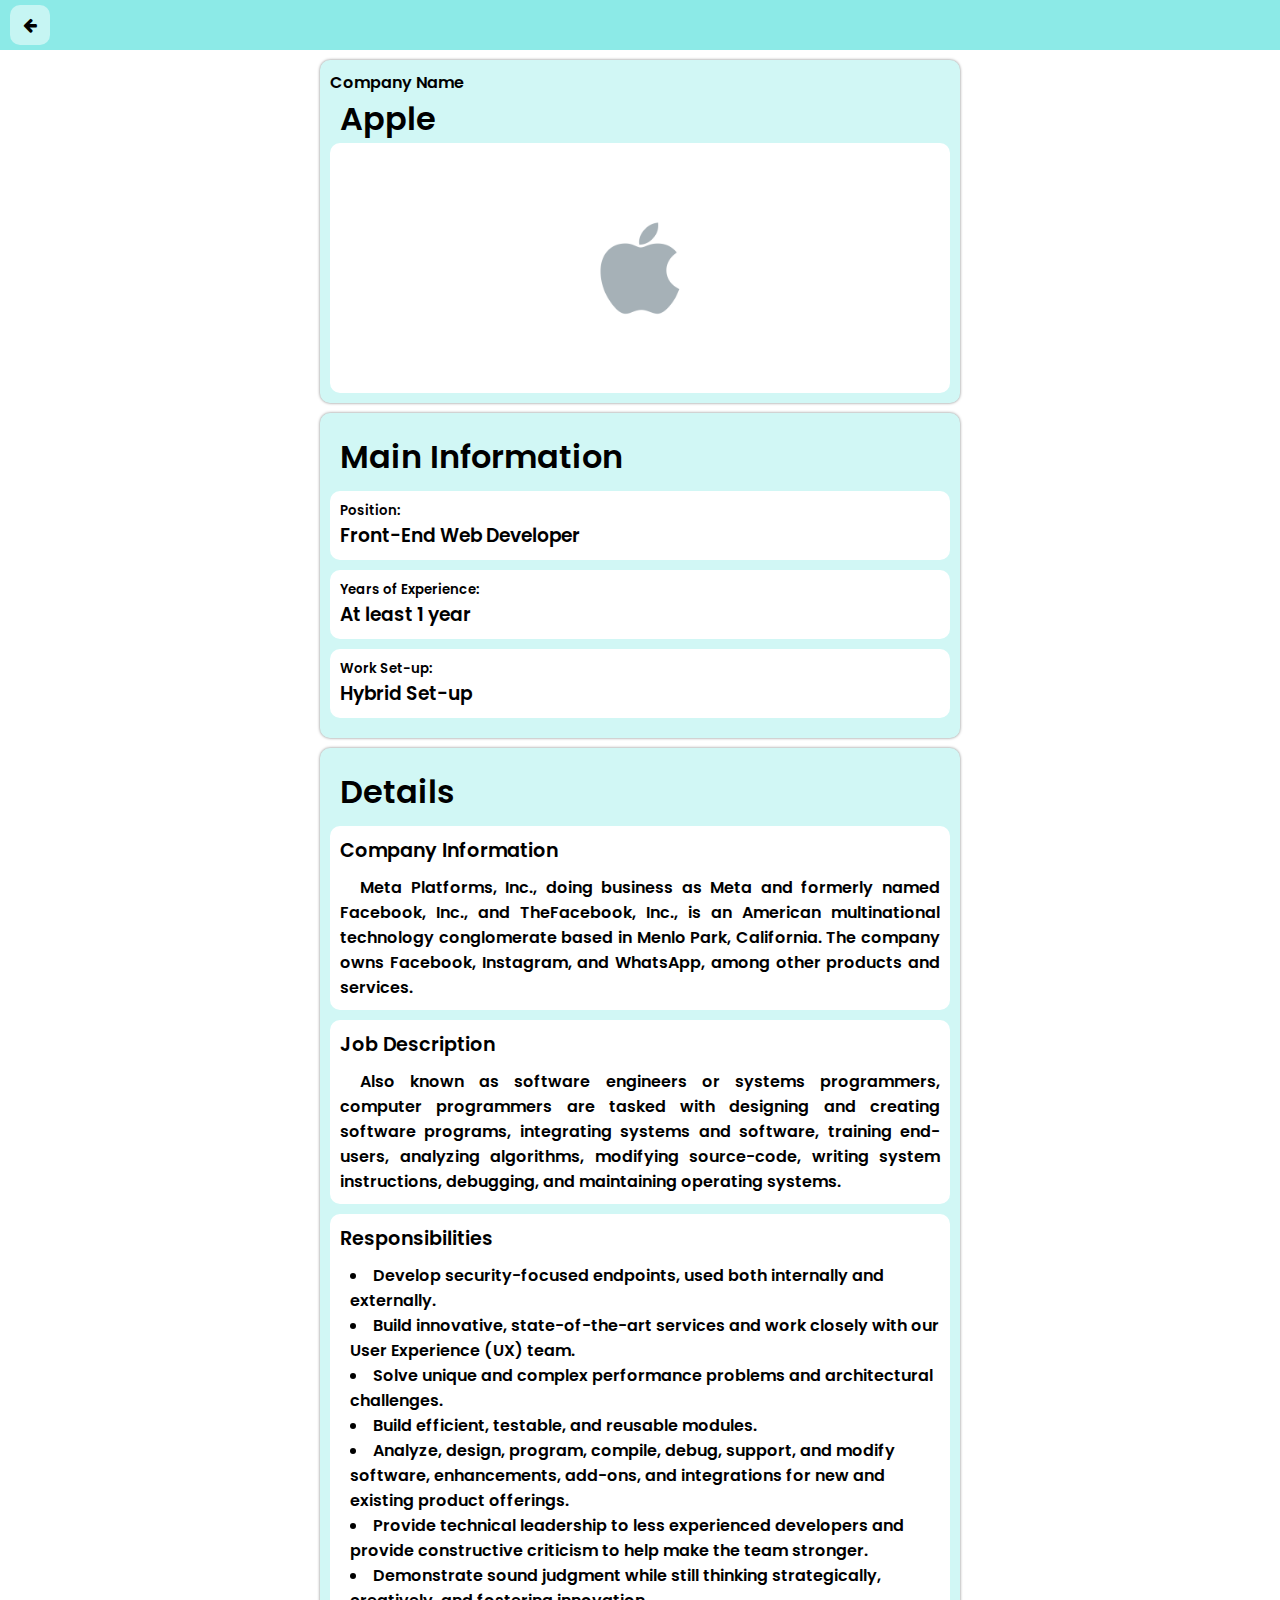
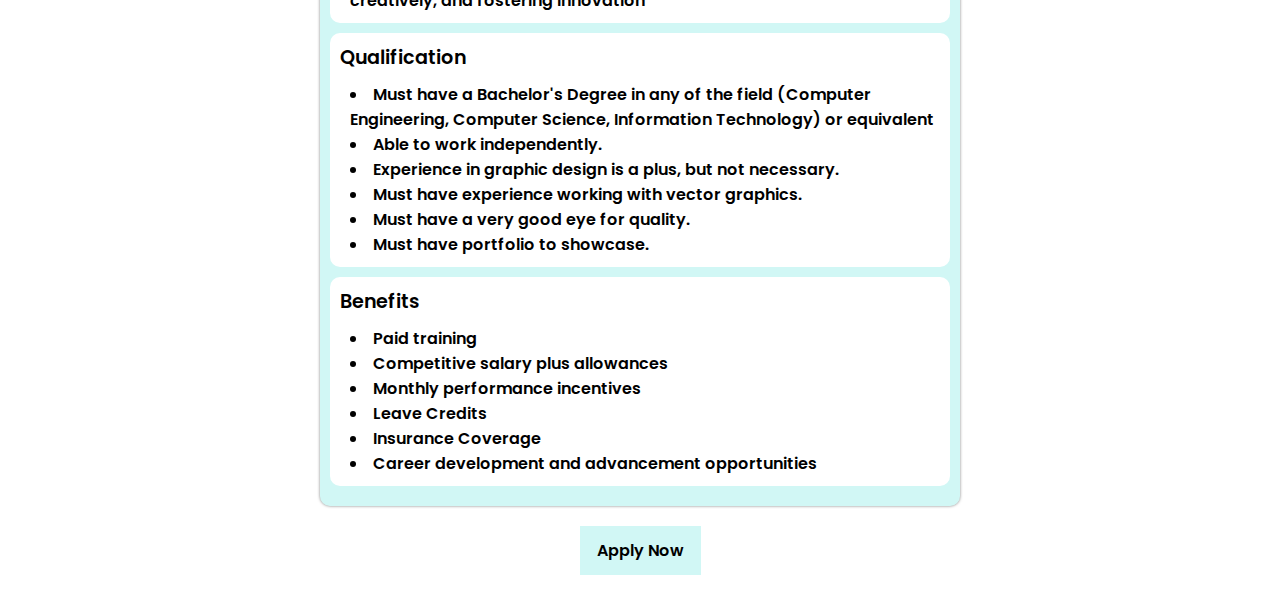
<file: jobDescription1.html>
<!DOCTYPE html>
<html lang="en">
<head>
    <meta charset="UTF-8">
    <meta http-equiv="X-UA-Compatible" content="IE=edge">
    <meta name="viewport" content="width=device-width, initial-scale=1.0">
    <link rel="stylesheet" href="./fa/css/font-awesome.min.css">
    <link rel="stylesheet" href="./css/jobDescription.css">
    <!-- <link rel="stylesheet" href="./bootstrap/dist/css/bootstrap.min.css"> -->
    <title>Job Description</title>
    <style>
     
    </style>
</head>
<body>
    <header class="bg-dark">
        <a href="box.html" class="bg-secondary"> <i class="fa fa-arrow-left"></i> </a>
   </header>
<main>
    <div class="box">
        <div class="information">
            <h4>Company Name</h4>
            <h1>Apple</h1>
            <div class="imageHolder">
                <img src="./pic/apple.png" alt="">
            </div>
        </div>
       
    </div>
    <div class="box">
        <h1 class="mainInfo">Main Information</h1>
        <div class="info">
            <h5>Position: </h5>
            <h3 >Front-End Web Developer</h3>
        </div>
        <div class="info">
            <h5>Years of Experience: </h5>
            <h3 >At least 1 year </h3>
        </div>
        <div class="info">
            <h5>Work Set-up:</h1>
                <h3>Hybrid Set-up</h3>
        </div>
    </div>
    <div class="box">
        <h1 class="mainInfo">
            Details
        </h1>
        <div class="info">
            <h4 class="myH4">Company Information</h4>
            <p>
                Meta Platforms, Inc., doing business as Meta and formerly named Facebook, Inc., 
                and TheFacebook, Inc., is an American multinational technology conglomerate 
                based in Menlo Park, California. The company owns Facebook, Instagram, and WhatsApp,
                among other products and services.
            </p>
        </div>
        <div class="info">
            <h4 class="myH4">Job Description</h4>
            <p>
                Also known as software engineers or systems programmers, computer programmers are tasked with designing and creating software programs, integrating systems and software, training end-users, analyzing algorithms, modifying source-code, writing system instructions, debugging, and maintaining operating systems.
            </p>
        </div>
        <div class="info">
            <h4 class="myH4">Responsibilities</h4>
            <ul>
                <li>Develop security-focused endpoints, used both internally and externally.</li>
                <li>Build innovative, state-of-the-art services and work closely with our User Experience (UX) team.</li>
                <li>Solve unique and complex performance problems and architectural challenges.</li>
                <li>Build efficient, testable, and reusable modules.</li>
                <li>Analyze, design, program, compile, debug, support, and modify software, enhancements, add-ons, and integrations for new and existing product offerings.</li>
                <li>Provide technical leadership to less experienced developers and provide constructive criticism to help make the team stronger.</li>
                <li>Demonstrate sound judgment while still thinking strategically, creatively, and fostering innovation</li>
            </ul>
            
        </div>
        <div class="info">
            <h4 class="myH4">Qualification</h4>
            <ul>
                <li>Must have a Bachelor's Degree in any of the field (Computer Engineering, Computer Science, Information Technology) or equivalent</li>
                <li>Able to work independently.</li>
                <li>Experience in graphic design is a plus, but not necessary.</li>
                <li>Must have experience working with vector graphics.</li>
                <li>Must have a very good eye for quality.</li>
                <li>Must have portfolio to showcase.</li>
            </ul>
            



        </div>
        <div class="info">
            <h4 class="myH4">Benefits</h4>
            <ul>
                <li>Paid training</li>
                <li>Competitive salary plus allowances</li>
                <li>Monthly performance incentives</li>
                <li>Leave Credits</li>
                <li>Insurance Coverage</li>
                <li>Career development and advancement opportunities</li>
            </ul>
        </div>

    </div>
    <div class="applyBtn">Apply Now</div>
</main>
</body>
<script>

</script>
</html>
</file>
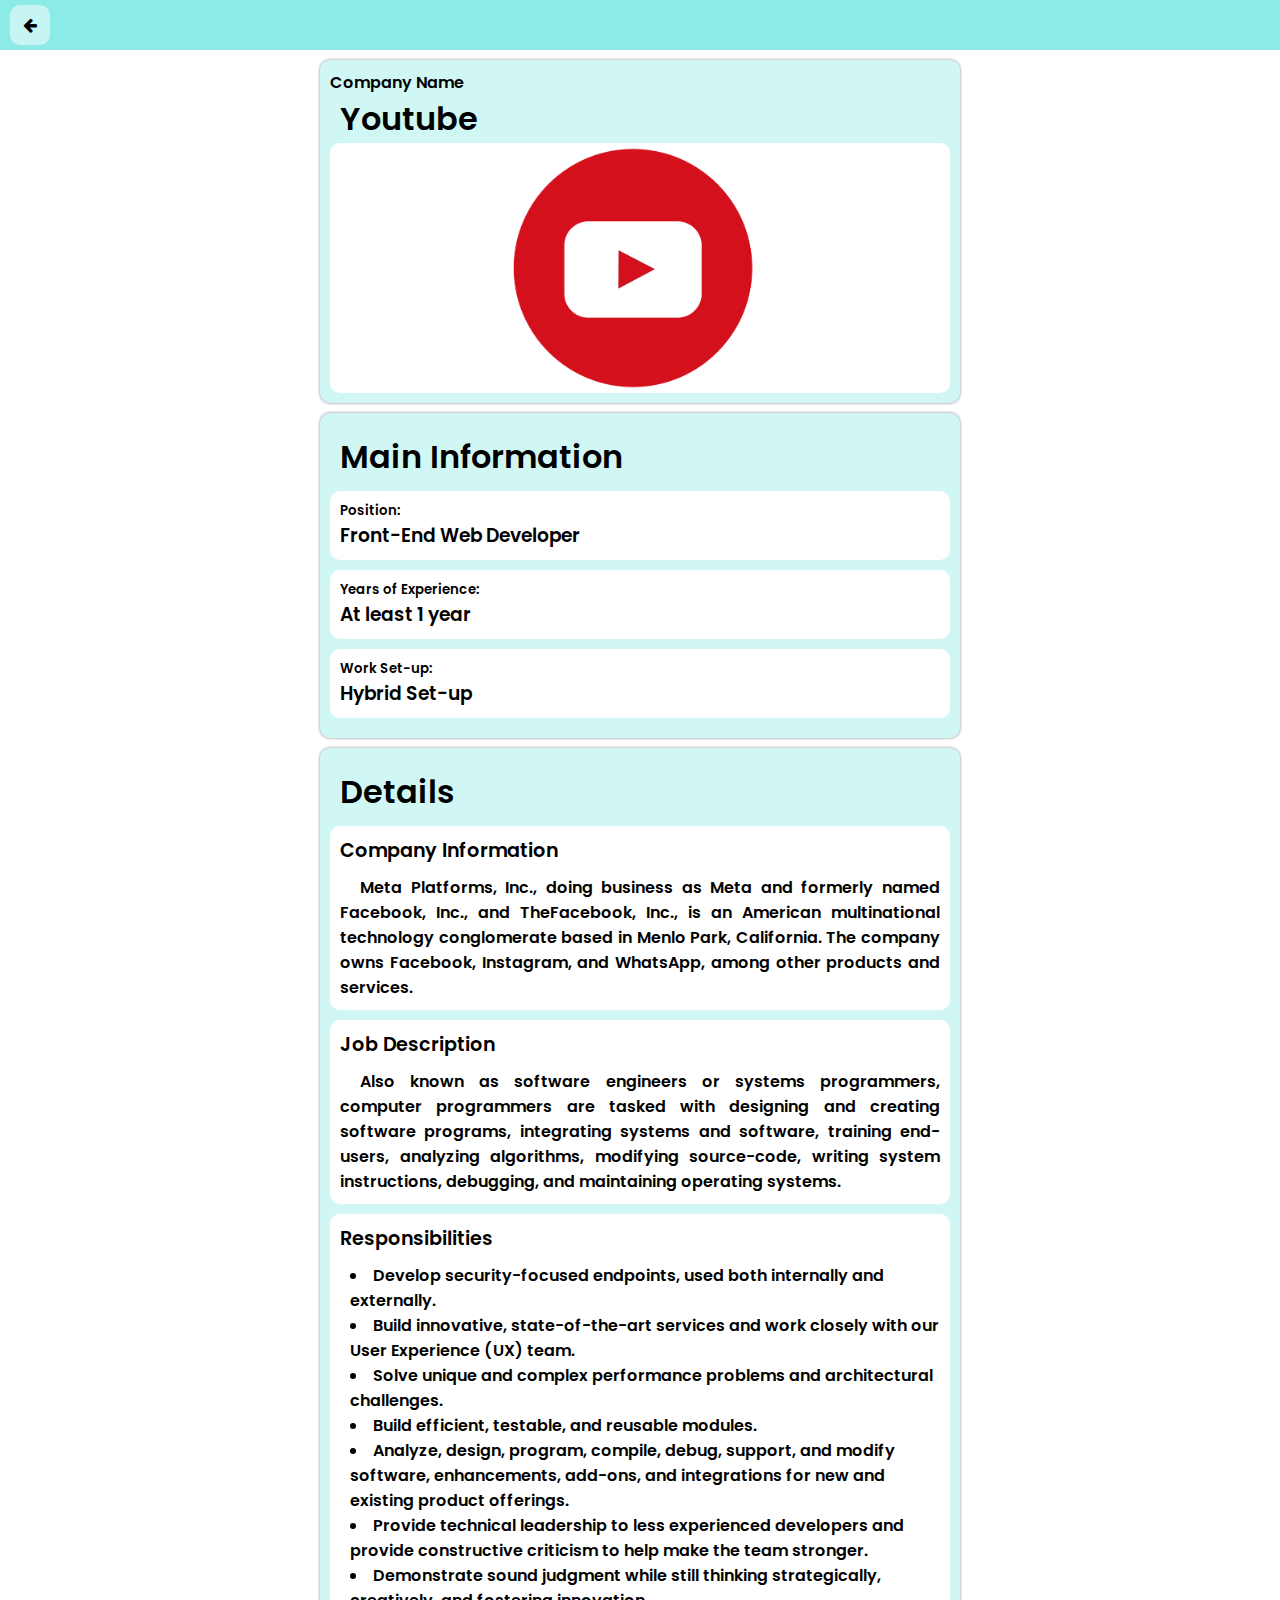
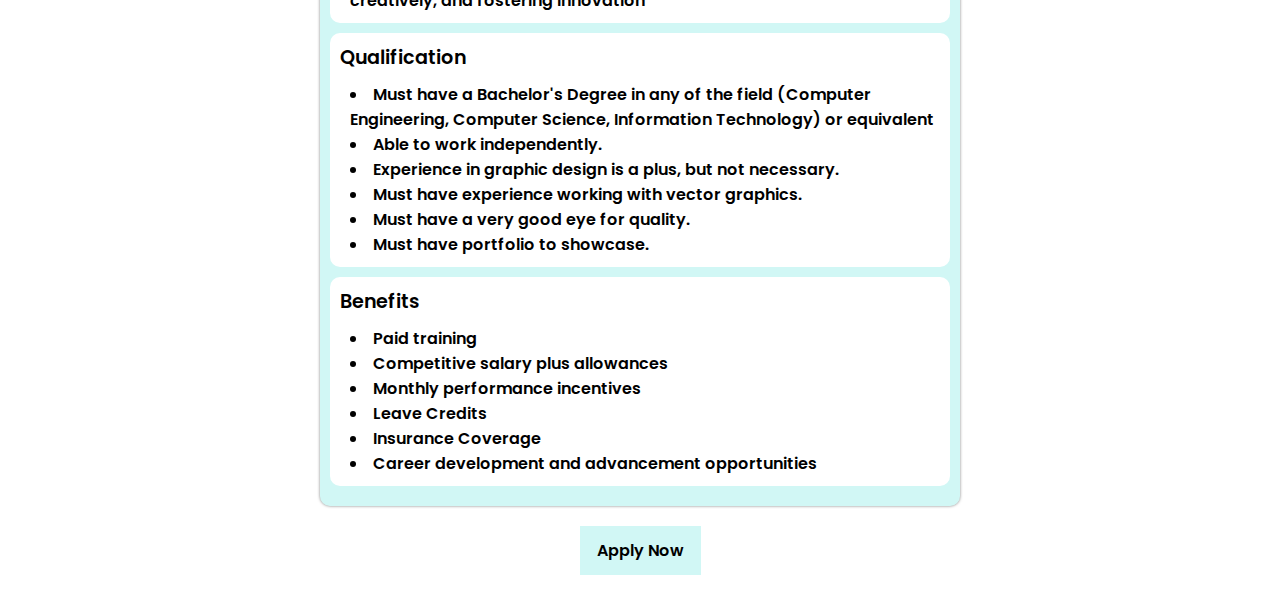
<file: jobDescription2.html>
<!DOCTYPE html>
<html lang="en">
<head>
    <meta charset="UTF-8">
    <meta http-equiv="X-UA-Compatible" content="IE=edge">
    <meta name="viewport" content="width=device-width, initial-scale=1.0">
    <link rel="stylesheet" href="./fa/css/font-awesome.min.css">
    <link rel="stylesheet" href="./css/jobDescription.css">
    <!-- <link rel="stylesheet" href="./bootstrap/dist/css/bootstrap.min.css"> -->
    <title>Job Description</title>
    <style>
     
    </style>
</head>
<body>
    <header class="bg-dark">
        <a href="box.html" class="bg-secondary"> <i class="fa fa-arrow-left"></i> </a>
   </header>
<main>
    <div class="box">
        <div class="information">
            <h4>Company Name</h4>
            <h1>Youtube</h1>
            <div class="imageHolder">
                <img src="./pic/youtube.png" alt="">
            </div>
        </div>
       
    </div>
    <div class="box">
        <h1 class="mainInfo">Main Information</h1>
        <div class="info">
            <h5>Position: </h5>
            <h3 >Front-End Web Developer</h3>
        </div>
        <div class="info">
            <h5>Years of Experience: </h5>
            <h3 >At least 1 year </h3>
        </div>
        <div class="info">
            <h5>Work Set-up:</h1>
                <h3>Hybrid Set-up</h3>
        </div>
    </div>
    <div class="box">
        <h1 class="mainInfo">
            Details
        </h1>
        <div class="info">
            <h4 class="myH4">Company Information</h4>
            <p>
                Meta Platforms, Inc., doing business as Meta and formerly named Facebook, Inc., 
                and TheFacebook, Inc., is an American multinational technology conglomerate 
                based in Menlo Park, California. The company owns Facebook, Instagram, and WhatsApp,
                among other products and services.
            </p>
        </div>
        <div class="info">
            <h4 class="myH4">Job Description</h4>
            <p>
                Also known as software engineers or systems programmers, computer programmers are tasked with designing and creating software programs, integrating systems and software, training end-users, analyzing algorithms, modifying source-code, writing system instructions, debugging, and maintaining operating systems.
            </p>
        </div>
        <div class="info">
            <h4 class="myH4">Responsibilities</h4>
            <ul>
                <li>Develop security-focused endpoints, used both internally and externally.</li>
                <li>Build innovative, state-of-the-art services and work closely with our User Experience (UX) team.</li>
                <li>Solve unique and complex performance problems and architectural challenges.</li>
                <li>Build efficient, testable, and reusable modules.</li>
                <li>Analyze, design, program, compile, debug, support, and modify software, enhancements, add-ons, and integrations for new and existing product offerings.</li>
                <li>Provide technical leadership to less experienced developers and provide constructive criticism to help make the team stronger.</li>
                <li>Demonstrate sound judgment while still thinking strategically, creatively, and fostering innovation</li>
            </ul>
            
        </div>
        <div class="info">
            <h4 class="myH4">Qualification</h4>
            <ul>
                <li>Must have a Bachelor's Degree in any of the field (Computer Engineering, Computer Science, Information Technology) or equivalent</li>
                <li>Able to work independently.</li>
                <li>Experience in graphic design is a plus, but not necessary.</li>
                <li>Must have experience working with vector graphics.</li>
                <li>Must have a very good eye for quality.</li>
                <li>Must have portfolio to showcase.</li>
            </ul>
            



        </div>
        <div class="info">
            <h4 class="myH4">Benefits</h4>
            <ul>
                <li>Paid training</li>
                <li>Competitive salary plus allowances</li>
                <li>Monthly performance incentives</li>
                <li>Leave Credits</li>
                <li>Insurance Coverage</li>
                <li>Career development and advancement opportunities</li>
            </ul>
        </div>

    </div>
    <div class="applyBtn">Apply Now</div>
</main>
</body>
<script>

</script>
</html>
</file>
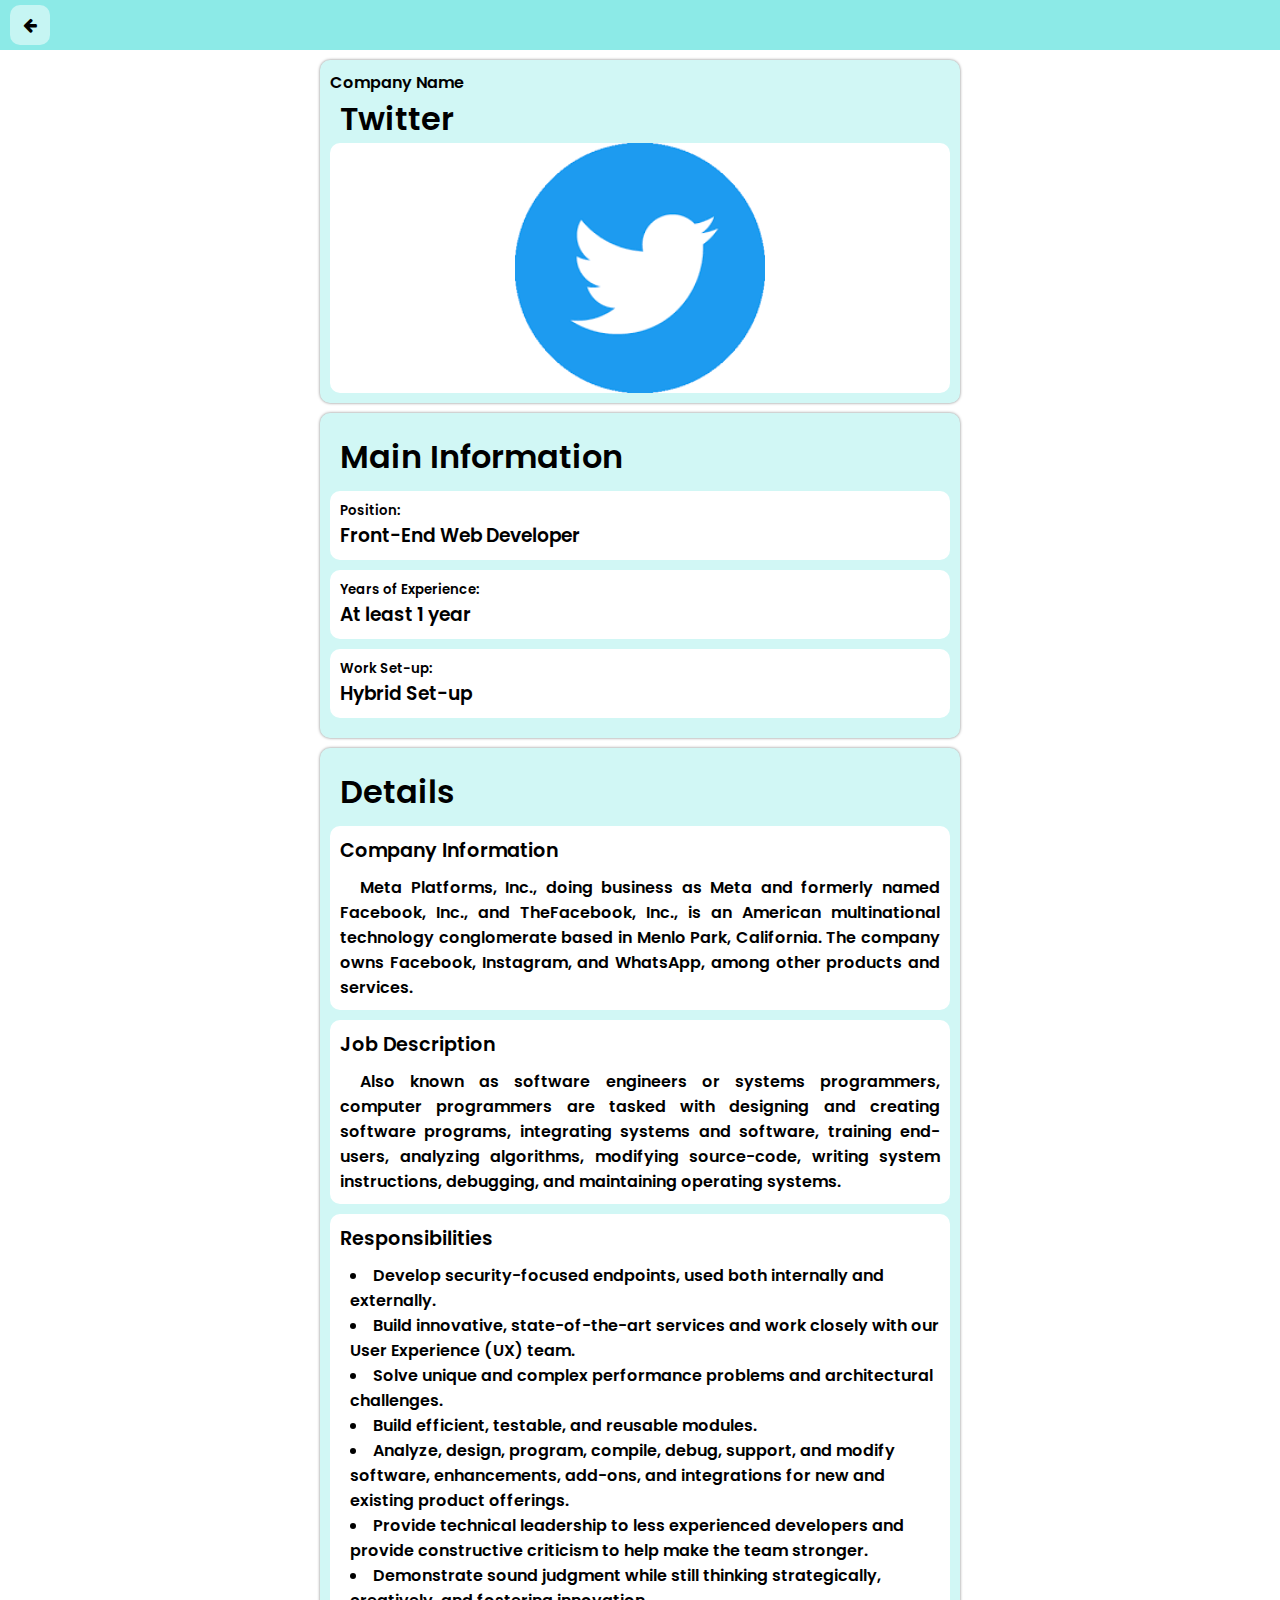
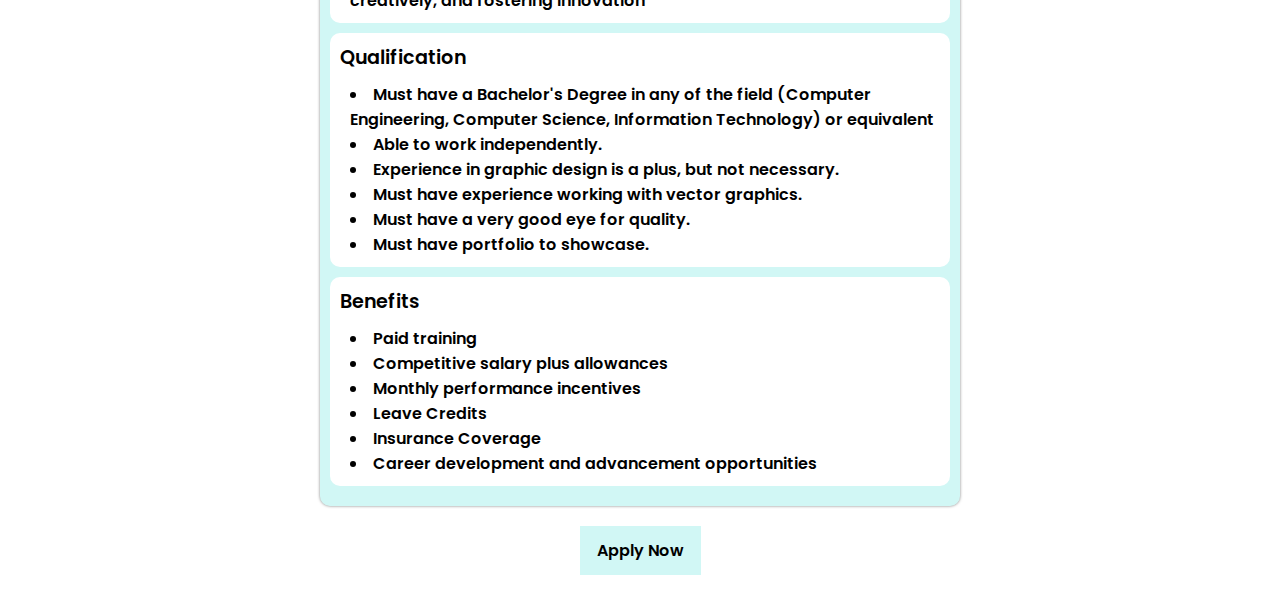
<file: jobDescription3.html>
<!DOCTYPE html>
<html lang="en">
<head>
    <meta charset="UTF-8">
    <meta http-equiv="X-UA-Compatible" content="IE=edge">
    <meta name="viewport" content="width=device-width, initial-scale=1.0">
    <link rel="stylesheet" href="./fa/css/font-awesome.min.css">
    <link rel="stylesheet" href="./css/jobDescription.css">
    <!-- <link rel="stylesheet" href="./bootstrap/dist/css/bootstrap.min.css"> -->
    <title>Job Description</title>
    <style>
     
    </style>
</head>
<body>
    <header class="bg-dark">
        <a href="box.html" class="bg-secondary"> <i class="fa fa-arrow-left"></i> </a>
   </header>
<main>
    <div class="box">
        <div class="information">
            <h4>Company Name</h4>
            <h1>Twitter</h1>
            <div class="imageHolder">
                <img src="./pic/twitter.png" alt="">
            </div>
        </div>
       
    </div>
    <div class="box">
        <h1 class="mainInfo">Main Information</h1>
        <div class="info">
            <h5>Position: </h5>
            <h3 >Front-End Web Developer</h3>
        </div>
        <div class="info">
            <h5>Years of Experience: </h5>
            <h3 >At least 1 year </h3>
        </div>
        <div class="info">
            <h5>Work Set-up:</h1>
                <h3>Hybrid Set-up</h3>
        </div>
    </div>
    <div class="box">
        <h1 class="mainInfo">
            Details
        </h1>
        <div class="info">
            <h4 class="myH4">Company Information</h4>
            <p>
                Meta Platforms, Inc., doing business as Meta and formerly named Facebook, Inc., 
                and TheFacebook, Inc., is an American multinational technology conglomerate 
                based in Menlo Park, California. The company owns Facebook, Instagram, and WhatsApp,
                among other products and services.
            </p>
        </div>
        <div class="info">
            <h4 class="myH4">Job Description</h4>
            <p>
                Also known as software engineers or systems programmers, computer programmers are tasked with designing and creating software programs, integrating systems and software, training end-users, analyzing algorithms, modifying source-code, writing system instructions, debugging, and maintaining operating systems.
            </p>
        </div>
        <div class="info">
            <h4 class="myH4">Responsibilities</h4>
            <ul>
                <li>Develop security-focused endpoints, used both internally and externally.</li>
                <li>Build innovative, state-of-the-art services and work closely with our User Experience (UX) team.</li>
                <li>Solve unique and complex performance problems and architectural challenges.</li>
                <li>Build efficient, testable, and reusable modules.</li>
                <li>Analyze, design, program, compile, debug, support, and modify software, enhancements, add-ons, and integrations for new and existing product offerings.</li>
                <li>Provide technical leadership to less experienced developers and provide constructive criticism to help make the team stronger.</li>
                <li>Demonstrate sound judgment while still thinking strategically, creatively, and fostering innovation</li>
            </ul>
            
        </div>
        <div class="info">
            <h4 class="myH4">Qualification</h4>
            <ul>
                <li>Must have a Bachelor's Degree in any of the field (Computer Engineering, Computer Science, Information Technology) or equivalent</li>
                <li>Able to work independently.</li>
                <li>Experience in graphic design is a plus, but not necessary.</li>
                <li>Must have experience working with vector graphics.</li>
                <li>Must have a very good eye for quality.</li>
                <li>Must have portfolio to showcase.</li>
            </ul>
            



        </div>
        <div class="info">
            <h4 class="myH4">Benefits</h4>
            <ul>
                <li>Paid training</li>
                <li>Competitive salary plus allowances</li>
                <li>Monthly performance incentives</li>
                <li>Leave Credits</li>
                <li>Insurance Coverage</li>
                <li>Career development and advancement opportunities</li>
            </ul>
        </div>

    </div>
    <div class="applyBtn">Apply Now</div>
</main>
</body>
<script>

</script>
</html>
</file>
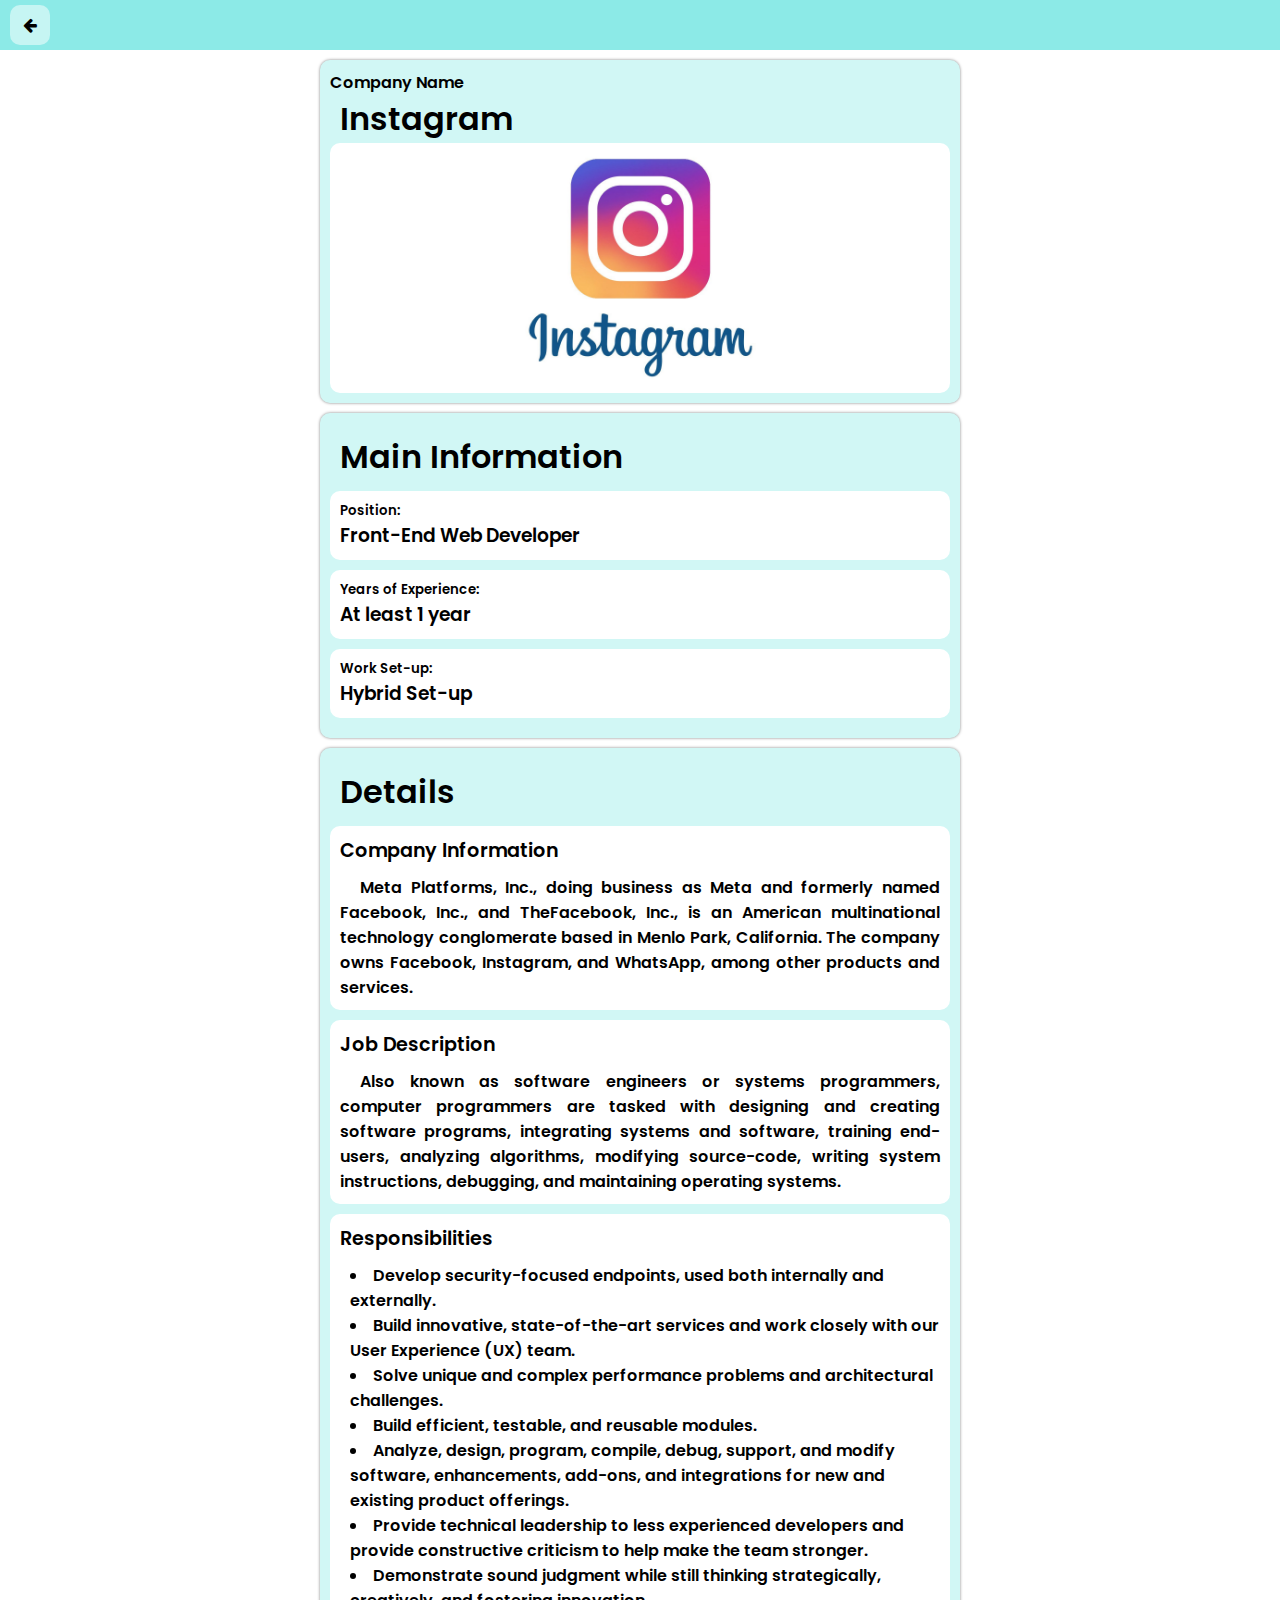
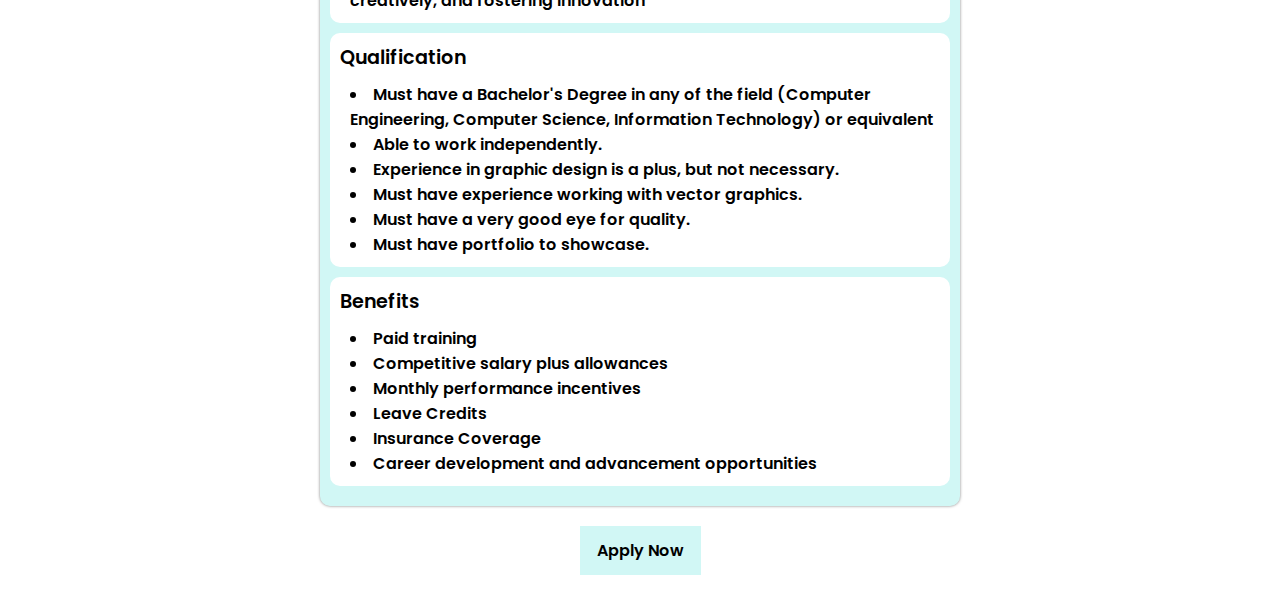
<file: jobDescription4.html>
<!DOCTYPE html>
<html lang="en">
<head>
    <meta charset="UTF-8">
    <meta http-equiv="X-UA-Compatible" content="IE=edge">
    <meta name="viewport" content="width=device-width, initial-scale=1.0">
    <link rel="stylesheet" href="./fa/css/font-awesome.min.css">
    <link rel="stylesheet" href="./css/jobDescription.css">
    <!-- <link rel="stylesheet" href="./bootstrap/dist/css/bootstrap.min.css"> -->
    <title>Job Description</title>
    <style>
     
    </style>
</head>
<body>
    <header class="bg-dark">
        <a href="box.html" class="bg-secondary"> <i class="fa fa-arrow-left"></i> </a>
   </header>
<main>
    <div class="box">
        <div class="information">
            <h4>Company Name</h4>
            <h1>Instagram</h1>
            <div class="imageHolder">
                <img src="./pic/instagram.jpg" alt="">
            </div>
        </div>
       
    </div>
    <div class="box">
        <h1 class="mainInfo">Main Information</h1>
        <div class="info">
            <h5>Position: </h5>
            <h3 >Front-End Web Developer</h3>
        </div>
        <div class="info">
            <h5>Years of Experience: </h5>
            <h3 >At least 1 year </h3>
        </div>
        <div class="info">
            <h5>Work Set-up:</h1>
                <h3>Hybrid Set-up</h3>
        </div>
    </div>
    <div class="box">
        <h1 class="mainInfo">
            Details
        </h1>
        <div class="info">
            <h4 class="myH4">Company Information</h4>
            <p>
                Meta Platforms, Inc., doing business as Meta and formerly named Facebook, Inc., 
                and TheFacebook, Inc., is an American multinational technology conglomerate 
                based in Menlo Park, California. The company owns Facebook, Instagram, and WhatsApp,
                among other products and services.
            </p>
        </div>
        <div class="info">
            <h4 class="myH4">Job Description</h4>
            <p>
                Also known as software engineers or systems programmers, computer programmers are tasked with designing and creating software programs, integrating systems and software, training end-users, analyzing algorithms, modifying source-code, writing system instructions, debugging, and maintaining operating systems.
            </p>
        </div>
        <div class="info">
            <h4 class="myH4">Responsibilities</h4>
            <ul>
                <li>Develop security-focused endpoints, used both internally and externally.</li>
                <li>Build innovative, state-of-the-art services and work closely with our User Experience (UX) team.</li>
                <li>Solve unique and complex performance problems and architectural challenges.</li>
                <li>Build efficient, testable, and reusable modules.</li>
                <li>Analyze, design, program, compile, debug, support, and modify software, enhancements, add-ons, and integrations for new and existing product offerings.</li>
                <li>Provide technical leadership to less experienced developers and provide constructive criticism to help make the team stronger.</li>
                <li>Demonstrate sound judgment while still thinking strategically, creatively, and fostering innovation</li>
            </ul>
            
        </div>
        <div class="info">
            <h4 class="myH4">Qualification</h4>
            <ul>
                <li>Must have a Bachelor's Degree in any of the field (Computer Engineering, Computer Science, Information Technology) or equivalent</li>
                <li>Able to work independently.</li>
                <li>Experience in graphic design is a plus, but not necessary.</li>
                <li>Must have experience working with vector graphics.</li>
                <li>Must have a very good eye for quality.</li>
                <li>Must have portfolio to showcase.</li>
            </ul>
            



        </div>
        <div class="info">
            <h4 class="myH4">Benefits</h4>
            <ul>
                <li>Paid training</li>
                <li>Competitive salary plus allowances</li>
                <li>Monthly performance incentives</li>
                <li>Leave Credits</li>
                <li>Insurance Coverage</li>
                <li>Career development and advancement opportunities</li>
            </ul>
        </div>

    </div>
    <div class="applyBtn">Apply Now</div>
</main>
</body>
<script>

</script>
</html>
</file>
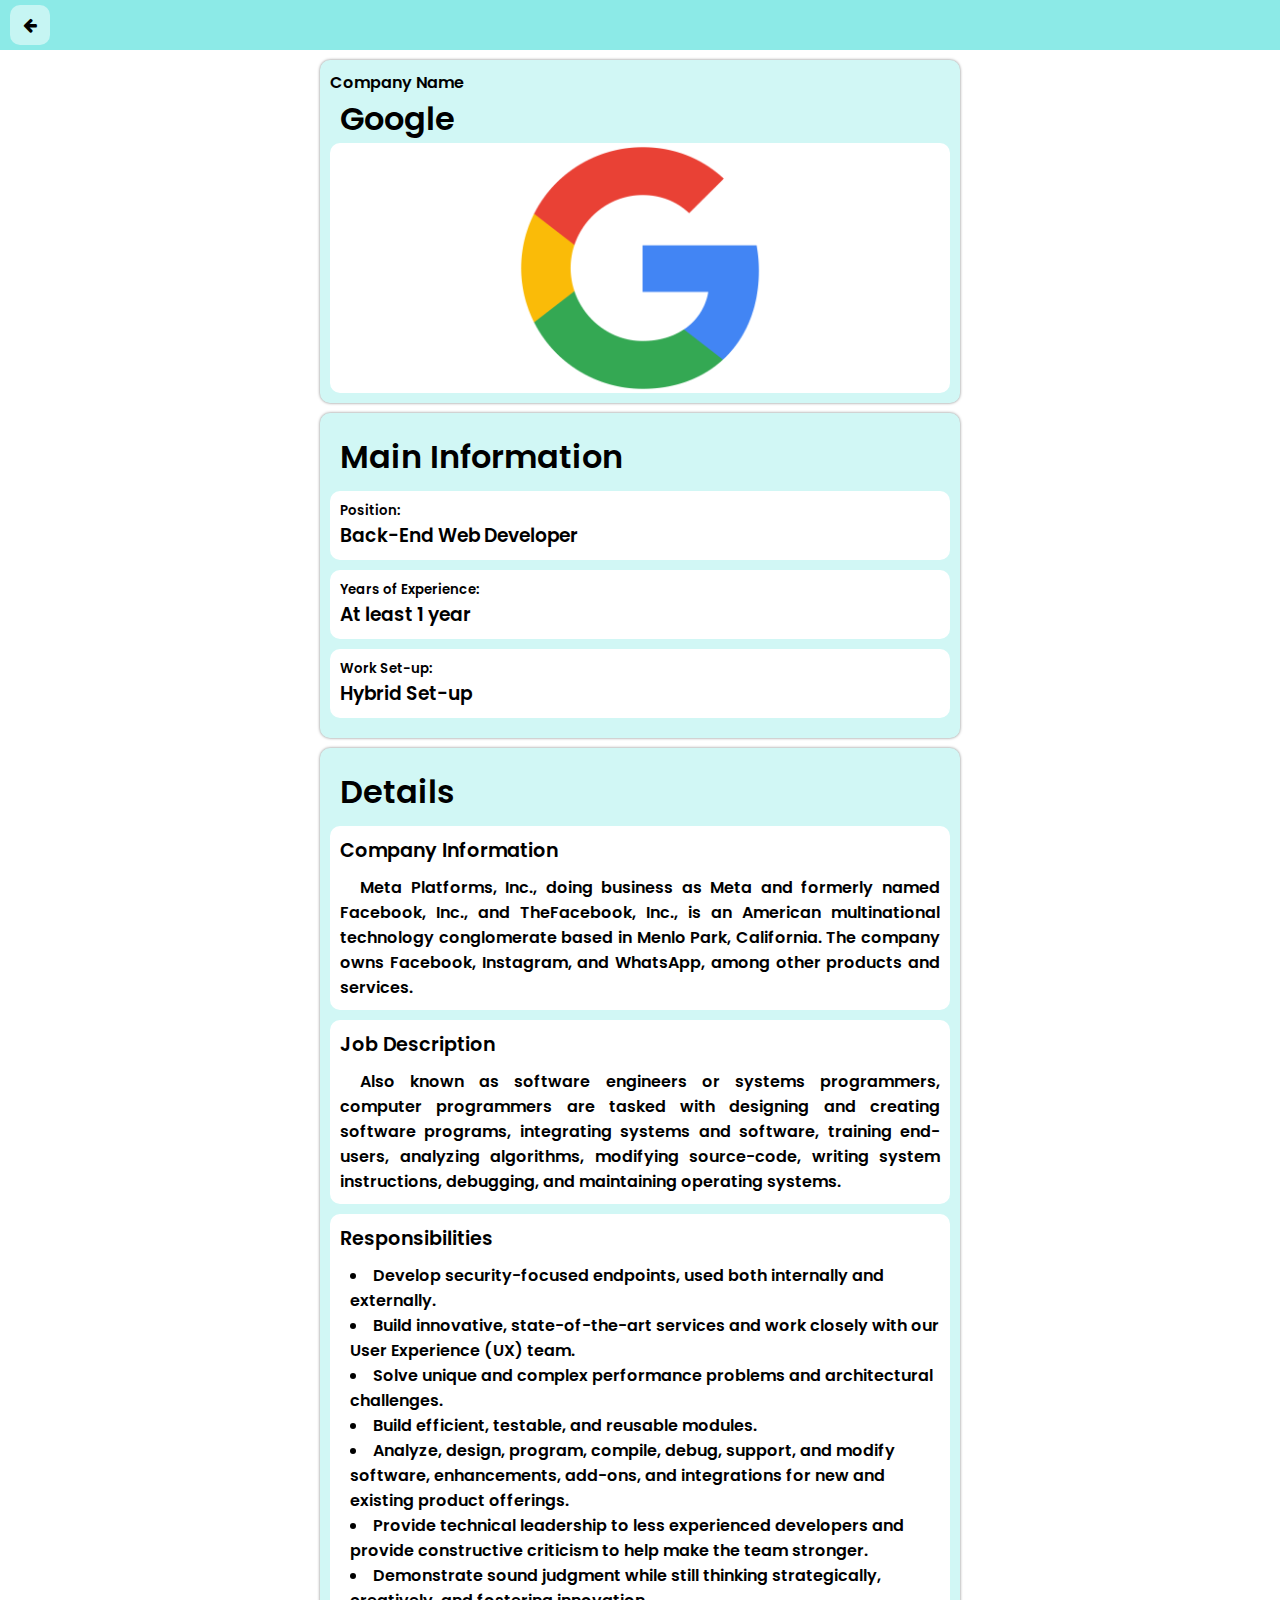
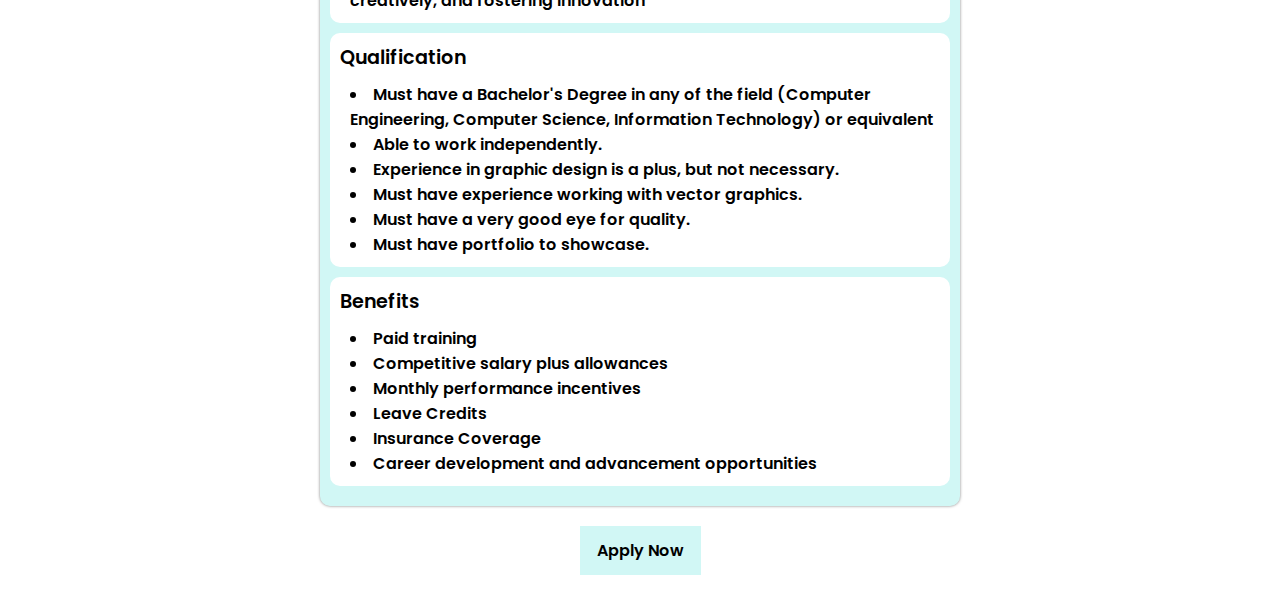
<file: jobDescription5.html>
<!DOCTYPE html>
<html lang="en">
<head>
    <meta charset="UTF-8">
    <meta http-equiv="X-UA-Compatible" content="IE=edge">
    <meta name="viewport" content="width=device-width, initial-scale=1.0">
    <link rel="stylesheet" href="./fa/css/font-awesome.min.css">
    <link rel="stylesheet" href="./css/jobDescription.css">
    <!-- <link rel="stylesheet" href="./bootstrap/dist/css/bootstrap.min.css"> -->
    <title>Job Description</title>
    <style>
     
    </style>
</head>
<body>
    <header class="bg-dark">
        <a href="box.html" class="bg-secondary"> <i class="fa fa-arrow-left"></i> </a>
   </header>
<main>
    <div class="box">
        <div class="information">
            <h4>Company Name</h4>
            <h1>Google</h1>
            <div class="imageHolder">
                <img src="./pic/google.png" alt="">
            </div>
        </div>
       
    </div>
    <div class="box">
        <h1 class="mainInfo">Main Information</h1>
        <div class="info">
            <h5>Position: </h5>
            <h3 >Back-End Web Developer</h3>
        </div>
        <div class="info">
            <h5>Years of Experience: </h5>
            <h3 >At least 1 year </h3>
        </div>
        <div class="info">
            <h5>Work Set-up:</h1>
                <h3>Hybrid Set-up</h3>
        </div>
    </div>
    <div class="box">
        <h1 class="mainInfo">
            Details
        </h1>
        <div class="info">
            <h4 class="myH4">Company Information</h4>
            <p>
                Meta Platforms, Inc., doing business as Meta and formerly named Facebook, Inc., 
                and TheFacebook, Inc., is an American multinational technology conglomerate 
                based in Menlo Park, California. The company owns Facebook, Instagram, and WhatsApp,
                among other products and services.
            </p>
        </div>
        <div class="info">
            <h4 class="myH4">Job Description</h4>
            <p>
                Also known as software engineers or systems programmers, computer programmers are tasked with designing and creating software programs, integrating systems and software, training end-users, analyzing algorithms, modifying source-code, writing system instructions, debugging, and maintaining operating systems.
            </p>
        </div>
        <div class="info">
            <h4 class="myH4">Responsibilities</h4>
            <ul>
                <li>Develop security-focused endpoints, used both internally and externally.</li>
                <li>Build innovative, state-of-the-art services and work closely with our User Experience (UX) team.</li>
                <li>Solve unique and complex performance problems and architectural challenges.</li>
                <li>Build efficient, testable, and reusable modules.</li>
                <li>Analyze, design, program, compile, debug, support, and modify software, enhancements, add-ons, and integrations for new and existing product offerings.</li>
                <li>Provide technical leadership to less experienced developers and provide constructive criticism to help make the team stronger.</li>
                <li>Demonstrate sound judgment while still thinking strategically, creatively, and fostering innovation</li>
            </ul>
            
        </div>
        <div class="info">
            <h4 class="myH4">Qualification</h4>
            <ul>
                <li>Must have a Bachelor's Degree in any of the field (Computer Engineering, Computer Science, Information Technology) or equivalent</li>
                <li>Able to work independently.</li>
                <li>Experience in graphic design is a plus, but not necessary.</li>
                <li>Must have experience working with vector graphics.</li>
                <li>Must have a very good eye for quality.</li>
                <li>Must have portfolio to showcase.</li>
            </ul>
            



        </div>
        <div class="info">
            <h4 class="myH4">Benefits</h4>
            <ul>
                <li>Paid training</li>
                <li>Competitive salary plus allowances</li>
                <li>Monthly performance incentives</li>
                <li>Leave Credits</li>
                <li>Insurance Coverage</li>
                <li>Career development and advancement opportunities</li>
            </ul>
        </div>

    </div>
    <div class="applyBtn">Apply Now</div>
</main>
</body>
<script>

</script>
</html>
</file>
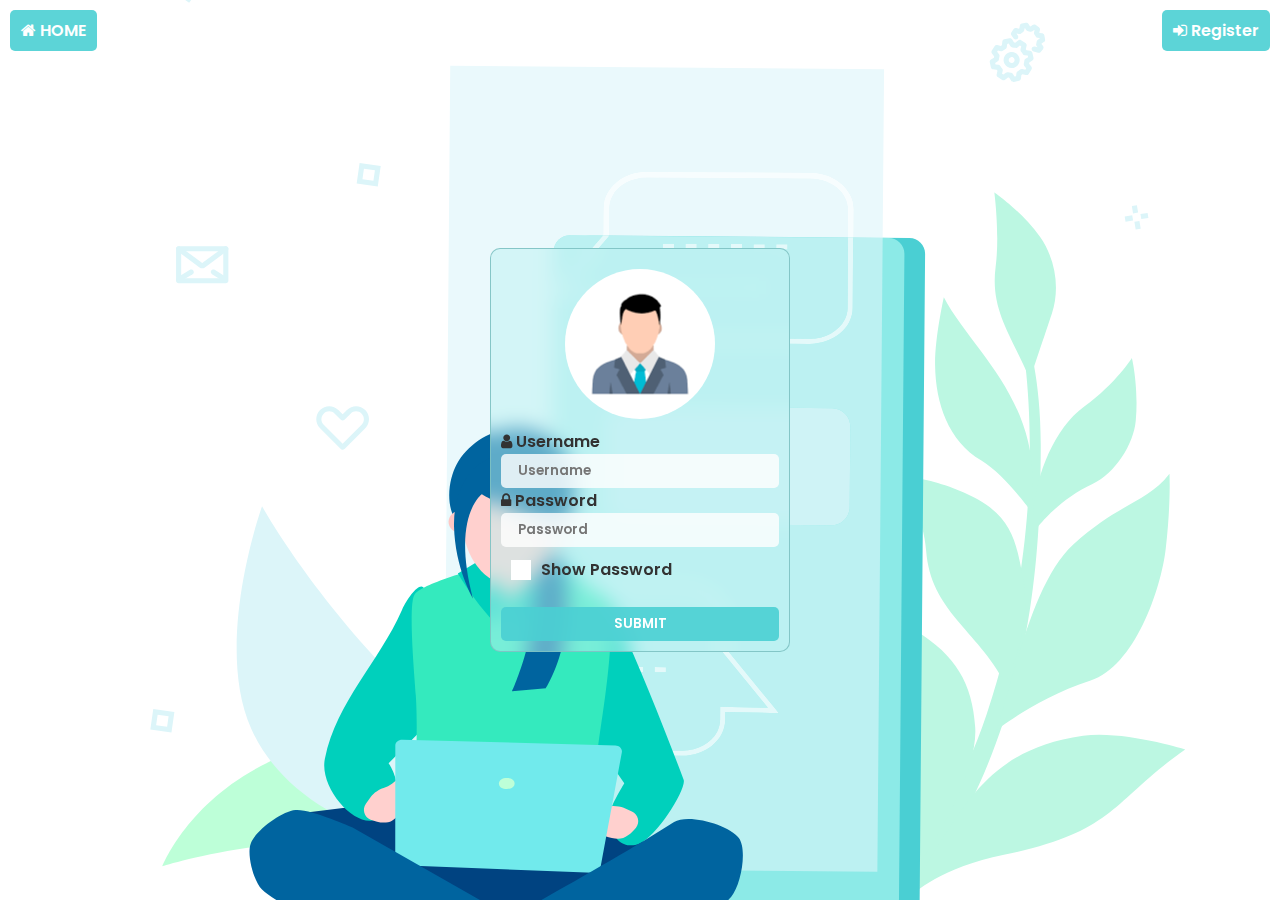
<file: login.html>
<!DOCTYPE html>
<html lang="en">
<head>
     <meta charset="UTF-8">
     <meta http-equiv="X-UA-Compatible" content="IE=edge">
     <meta name="viewport" content="width=device-width, initial-scale=1.0">
     <meta name="keywords" content="">
     <meta name="description" content="">
     <meta name="author" content="Bryan S. Solon">
     <link rel="stylesheet" href="./css/login.css">
     <link rel="stylesheet" href="./fa/css/font-awesome.min.css">
     <title>Login</title>
</head>
<body>
     <div class="outerHolder">
          <a href="index.html" class="home"> <i class="fa fa-home"></i> HOME</a>
          <a href="register.html" class="myBtn"> <i class="fa fa-sign-in"></i> Register</a>
          <div class="containingElement">
               <div class="imageHolder">

               </div>
               <label for="username"> <i class="fa fa-user"></i> Username</label>
               <input type="text" name="" id="username" placeholder="Username">
               <label for="password"> <i class="fa fa-lock"></i> Password</label>
               <input type="password" name="" id="password" placeholder="Password">
               <div class="passwordShower">
                    <div class="box" id="box" onclick="showPassword()"></div>
                    <div id="boxContent" onclick="showPassword()">Show Password</div>
               </div>
               <input type="submit" value="SUBMIT" onclick="location.href = 'box.html'">
          </div>
     </div>
    
</body>
<script>
let box = document.getElementById('box');
let boxContent = document.getElementById('boxContent');

function showPassword(){
     if(boxContent.textContent == "Show Password"){
          box.innerHTML = '<i class="fa fa-check"></i>';
          boxContent.textContent = "Hide Password";
          password.type = "text";
     }else{
          box.innerHTML = "";
          boxContent.textContent = "Show Password";
          password.type = "password";

     }
}



</script>
</html>
</file>
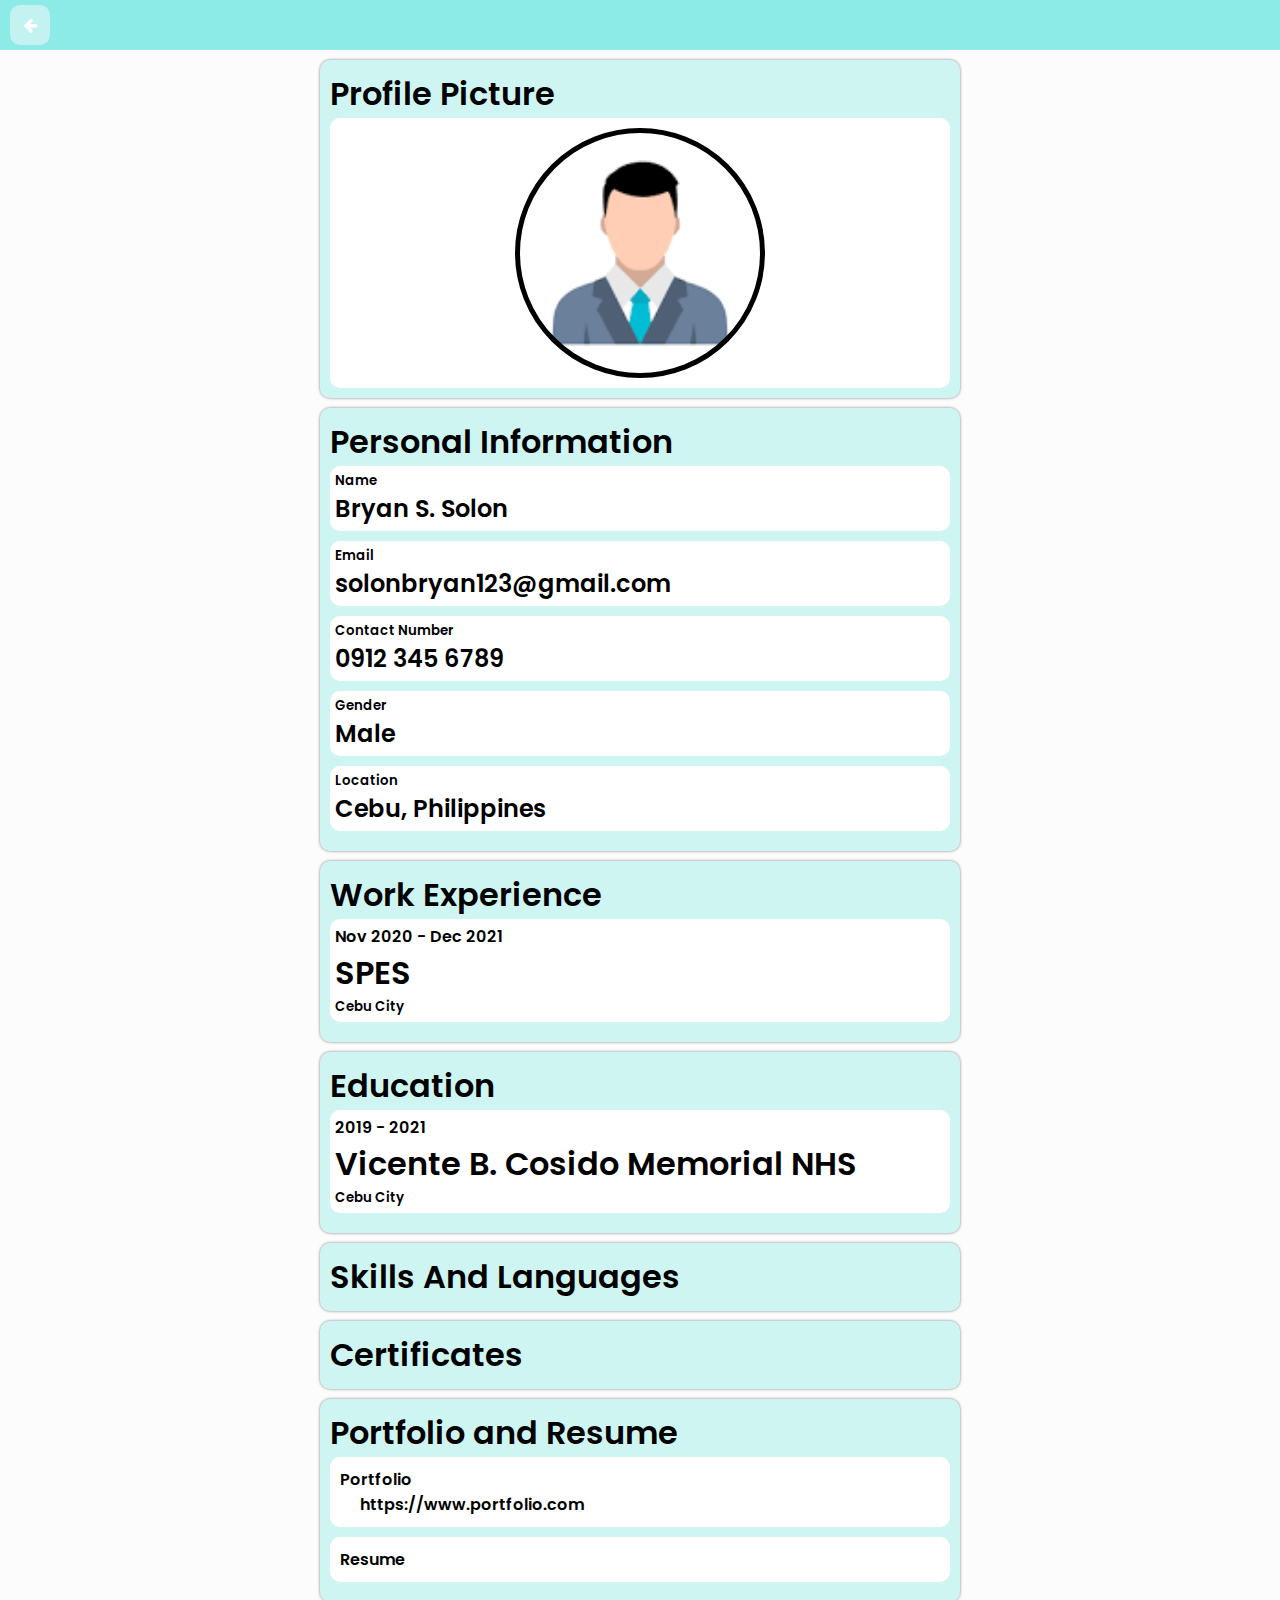
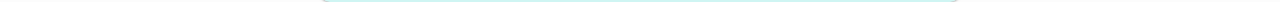
<file: personalInfo.html>
<!DOCTYPE html>
<html lang="en">
<head>
     <meta charset="UTF-8">
     <meta http-equiv="X-UA-Compatible" content="IE=edge">
     <meta name="viewport" content="width=device-width, initial-scale=1.0">
     <meta name="keywords" content="">
     <meta name="description" content="">
     <meta name="author" content="Bryan S. Solon">
     <link rel="stylesheet" href="./css/personalInfo.css">
     <link rel="stylesheet" href="./fa/css/font-awesome.min.css">
     <title>Personal Information</title>
     <style>
          
     </style>
</head>
<body>
     <header>
          <a href="forJobHunters.html"> <i class="fa fa-arrow-left"></i> </a>
     </header>
     <main>
          <div class="box">
               <h1>Profile Picture</h1>
               <div class="imageHolder">
                    <div class="img"></div>
               </div>
          </div>
          <div class="box">
               <h1>Personal Information</h1>
               <div class="info">
                    <h5>Name</h5>
                    <h2 contenteditable="true">Bryan S. Solon</h2>
               </div>
               <div class="info">
                    <h5>Email</h5>
                    <h2 contenteditable="true">solonbryan123@gmail.com</h2>
               </div>
               <div class="info">
                    <h5>Contact Number</h5>
                    <h2 contenteditable="true">0912 345 6789</h2>
               </div>
               <div class="info">
                    <h5>Gender</h5>
                    <h2 contenteditable="true">Male</h2>
               </div>
               <div class="info">
                    <h5>Location</h5>
                    <h2 contenteditable="true">Cebu, Philippines</h2>
               </div>
               
                
          </div>
          <div class="box">
               <h1>Work Experience</h1>
               <div class="info">
                    <div class="date">Nov 2020 - Dec 2021</div>
                    <h1>SPES</h1>
                    <h5>Cebu City</h5>

               </div>
          </div>
          <div class="box">
               <h1>Education</h1>
               <div class="info">
                    <div class="date">2019 - 2021</div>
                    <h1>Vicente B. Cosido Memorial NHS</h1>
                    <h5>Cebu City</h5>
               </div>
          </div>
          <div class="box">
               <h1>Skills And Languages</h1>
          </div>
          <div class="box">
               <h1>Certificates</h1>
          </div>
          <div class="box">
               <h1>Portfolio and Resume</h1>
               <div class="portfolio">
                    <h4>Portfolio</h4>
                    <a href="#">https://www.portfolio.com</a>
               </div>
               <div class="resume">Resume</div>
          </div>
     </main>
</body>
<script>

</script>
</html>
</file>
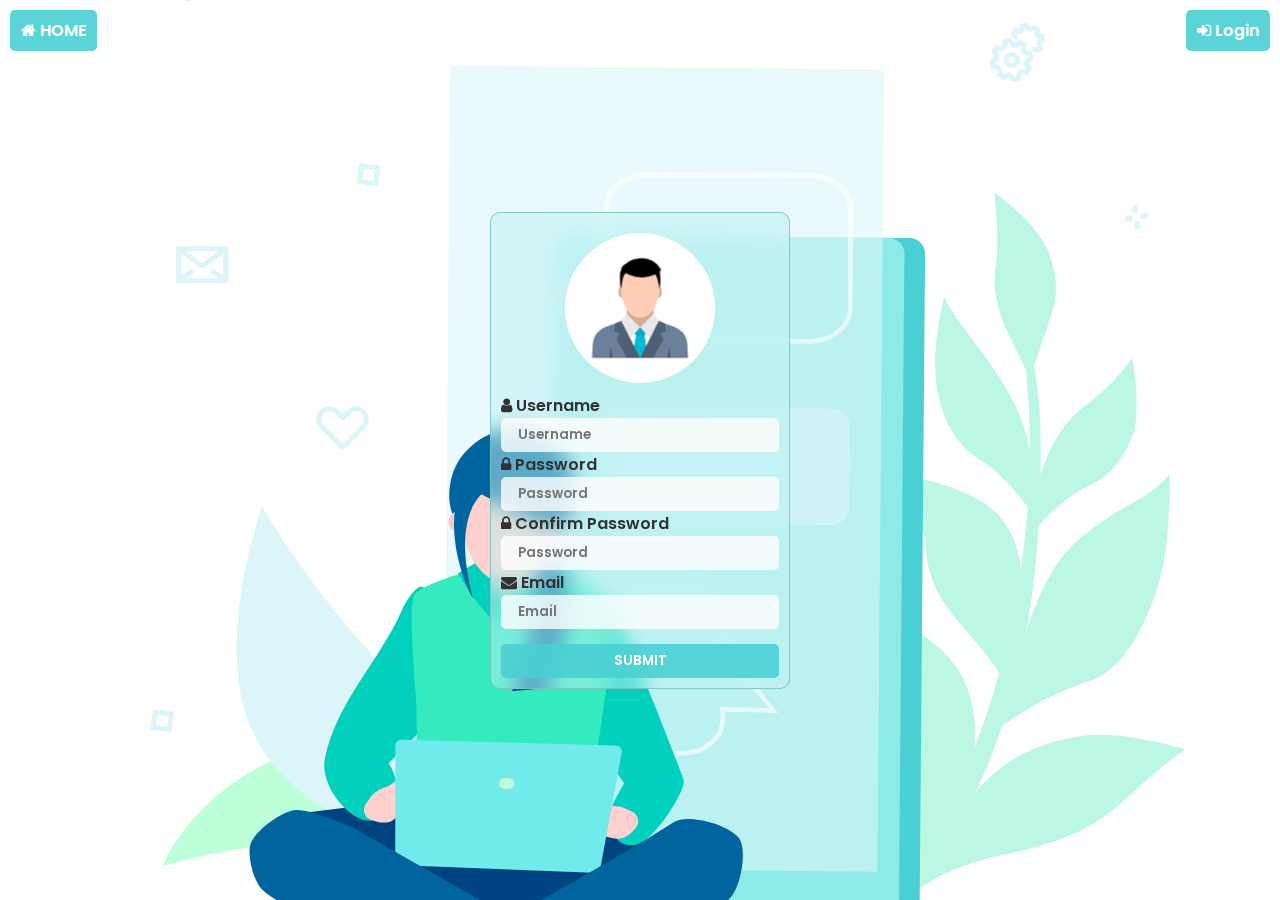
<file: register.html>
<!DOCTYPE html>
<html lang="en">
<head>
     <meta charset="UTF-8">
     <meta http-equiv="X-UA-Compatible" content="IE=edge">
     <meta name="viewport" content="width=device-width, initial-scale=1.0">
     <meta name="keywords" content="">
     <meta name="description" content="">
     <meta name="author" content="Bryan S. Solon">
     <link rel="stylesheet" href="./fa/css/font-awesome.min.css">
     <link rel="stylesheet" href="./css/login.css">
     <title>Register</title>
    <style>
     .outerHolder{
          background-image: url('./svg/freelance.svg');
          background-size: cover;
          background-repeat: no-repeat;
          background-position: right;
     }
     .containingElement{
          backdrop-filter: blur(10px);
     }
    </style>
</head>
<body>
     <div class="outerHolder">
          <a href="index.html" class="home"> <i class="fa fa-home"></i> HOME</a>
          <a href="login.html" class="myBtn"> <i class="fa fa-sign-in"></i>  Login</a>
          <form class="containingElement">
               <div class="imageHolder">
               </div>
               <label for="username"> <i class="fa fa-user"></i> Username</label>
               <input type="text" name="" id="username" placeholder="Username">
               <label for="password1"> <i class="fa fa-lock"></i> Password</label>
               <input type="password" name="" id="password1" placeholder="Password">
               <label for="password2"> <i class="fa fa-lock"></i> Confirm Password</label>
               <input type="password" name="" id="password2" placeholder="Password">
               <label for="email"> <i class="fa fa-envelope"></i> Email</label>
               <input type="email" name="" id="email" placeholder="Email">
               <input type="submit" value="SUBMIT">
          </form>
     </div>
</body>
<script>

</script>
</html>
</file>
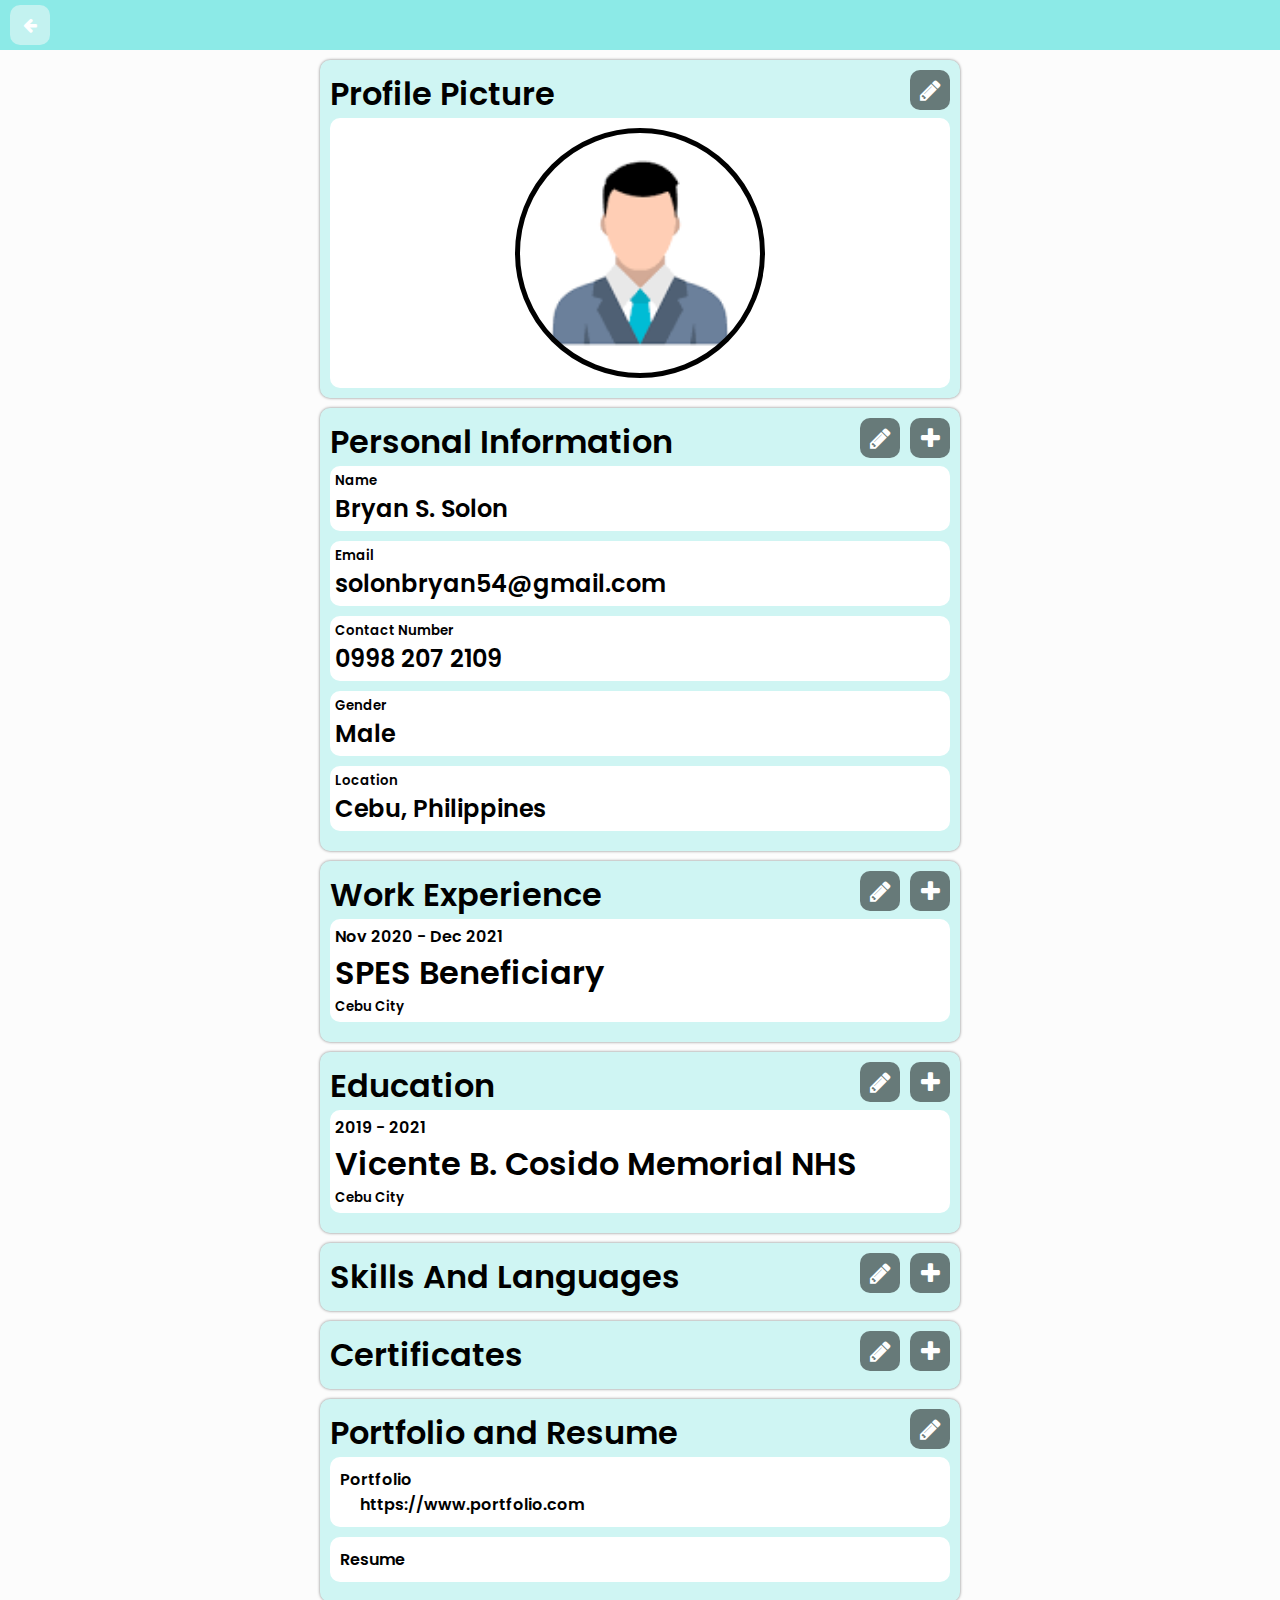
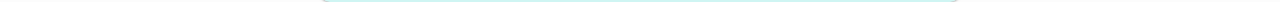
<file: user.html>
<!DOCTYPE html>
<html lang="en">
<head>
     <meta charset="UTF-8">
     <meta http-equiv="X-UA-Compatible" content="IE=edge">
     <meta name="viewport" content="width=device-width, initial-scale=1.0">
     <meta name="keywords" content="">
     <meta name="description" content="">
     <meta name="author" content="Bryan S. Solon">
     <link rel="stylesheet" href="./css/personalInfo.css">
     <link rel="stylesheet" href="./fa/css/font-awesome.min.css">
     <title>Personal Information</title>
     <style>
          
     </style>
</head>
<body>
     <header>
          <a href="forJobHunters.html"> <i class="fa fa-arrow-left"></i> </a>
     </header>
     <main>
          <div class="box">
               <div class="toAddBox"><i class="fa fa-pencil"></i>  </div>
               <h1>Profile Picture</h1>
               <div class="imageHolder">
                    <div class="img"></div>
               </div>
          </div>
          <div class="box">
               <div class="toAddBox"> <i class="fa fa-plus"></i> </div>
               <div class="toEditBox"><i class="fa fa-pencil"></i>  </div>
               <h1>Personal Information</h1>
               <div class="info">
                    <h5>Name</h5>
                    <h2 contenteditable="true">Bryan S. Solon</h2>
               </div>
               <div class="info">
                    <h5>Email</h5>
                    <h2 contenteditable="true">solonbryan54@gmail.com</h2>
               </div>
               <div class="info">
                    <h5>Contact Number</h5>
                    <h2 contenteditable="true">0998 207 2109</h2>
               </div>
               <div class="info">
                    <h5>Gender</h5>
                    <h2 contenteditable="true">Male</h2>
               </div>
               <div class="info">
                    <h5>Location</h5>
                    <h2 contenteditable="true">Cebu, Philippines</h2>
               </div>
               
                
          </div>
          <div class="box">
               <div class="toAddBox"> <i class="fa fa-plus"></i> </div>
               <div class="toEditBox"><i class="fa fa-pencil"></i>  </div>
               <h1>Work Experience</h1>
               <div class="info">
                    <div class="date">Nov 2020 - Dec 2021</div>
                    <h1>SPES Beneficiary</h1>
                    <h5>Cebu City</h5>

               </div>
          </div>
          <div class="box">
               <div class="toAddBox"> <i class="fa fa-plus"></i> </div>
               <div class="toEditBox"><i class="fa fa-pencil"></i>  </div>
               <h1>Education</h1>
               <div class="info">
                    <div class="date">2019 - 2021</div>
                    <h1>Vicente B. Cosido Memorial NHS</h1>
                    <h5>Cebu City</h5>
               </div>
          </div>
          <div class="box">
               <div class="toAddBox"> <i class="fa fa-plus"></i> </div>
               <div class="toEditBox"><i class="fa fa-pencil"></i>  </div>
               <h1>Skills And Languages</h1>
          </div>
          <div class="box">
               <div class="toAddBox"> <i class="fa fa-plus"></i> </div>
               <div class="toEditBox"><i class="fa fa-pencil"></i>  </div>
               <h1>Certificates</h1>
          </div>
          <div class="box">
               <div class="toAddBox"> <i class="fa fa-pencil"></i> </div>
               <h1>Portfolio and Resume</h1>
               <div class="portfolio">
                    <h4>Portfolio</h4>
                    <a href="#">https://www.portfolio.com</a>
               </div>
               <div class="resume">Resume</div>
          </div>
     </main>
</body>
<script>

</script>
</html>
</file>
<file: css/index.css>
@font-face {
  font-family: font;
  src: url(../fonts/Poppins-SemiBold.ttf);
}
* {
  margin: 0;
  padding: 0;
  box-sizing: border-box;
  font-family: font, "Trebuchet MS", "Lucida Sans Unicode", "Lucida Grande",
    "Lucida Sans", Arial, sans-serif;
}
#carouselExampleCaptions img {
  height: 100vh;
  object-fit: cover;
}
#carouselExampleCaptions {
  margin-top: 50px;
  color: black !important;
}
.navbar {
  background: rgba(140, 234, 231, 1);
}
.navbar-brand {
  color: rgb(40, 174, 177);
}
.nav-link {
  color: rgb(40, 174, 177);
}
.testimonies {
  display: flex;
  flex-direction: row;
  justify-content: space-evenly;
  padding: 10px;
}
.testimonies .card {
  position: relative;
  width: 25%;
  height: 350px;
  display: flex;
  justify-content: center;
  background: rgba(140, 234, 231, 0.5);
  box-shadow: 2px 2px 2px rgb(124, 206, 203), 3px 3px 3px rgb(124, 206, 203),
    3px 3px 1px rgb(124, 206, 203);
  align-items: center;
  text-align: justify;
  backdrop-filter: blur(10px);
}
.card h2 {
  width: 100%;
  display: block;
  text-align: right;
  font-size: 19px;
}
.featurette {
  background-color: rgba(140, 234, 231, 0.3);
  backdrop-filter: blur(10px);
  padding: 15px;
}

.backgroundImage {
  background-image: url("../pic/job4.png");
  background-size: cover;
  background-repeat: no-repeat;
  background-attachment: fixed;
}
</file>
<file: css/box.css>
@font-face {
  font-family: font;
  src: url(../fonts/Poppins-SemiBold.ttf);
}
* {
  margin: 0;
  padding: 0;
  box-sizing: border-box;
  font-family: font, "Trebuchet MS", "Lucida Sans Unicode", "Lucida Grande",
    "Lucida Sans", Arial, sans-serif;
}
img {
  object-fit: contain;
}
.navbar {
  background: rgba(140, 234, 231, 1);
}
.navbar-brand {
  color: rgb(40, 174, 177);
}
.nav-link {
  color: rgb(40, 174, 177);
}
.card-body {
  background-color: rgba(140, 234, 231, 0.4);
}

.profile {
  width: 50px;
  height: 50px;
  border-radius: 50%;
  background-color: rgba(0, 0, 0, 0.5);
  background-image: url("../pic/user.png");
  background-size: cover;
  background-position: center;
}
.profileHidden {
  width: 250px;
  height: 250px;
  background-image: url("../pic/user.png");
  background-size: cover;
  background-position: center;
  margin: auto;
  border-radius: 50%;
}
.profileHolder {
  width: 100%;
}
</file>
<file: css/forJobHunters.css>
@font-face {
  font-family: myFont;
  src: url("../fonts/Poppins-SemiBold.ttf");
}
* {
  margin: 0;
  padding: 0;
  box-sizing: border-box;
  font-family: myFont, "Trebuchet MS", "Lucida Sans Unicode", "Lucida Grande",
    "Lucida Sans", Arial, sans-serif;
}

.freelancers {
  padding: 10px;
  margin: 10px;
  /* box-shadow: 0px 0px 10px rgba(0, 0, 0, 0.5); */
}
.freelancers .freelanceBoxHolder .fieldHolder {
  display: flex;
}
.freelancers .freelanceBoxHolder .fieldHolder .fields {
  padding: 5px 10px;
  background-color: rgba(0, 0, 0, 0.5);
  margin-right: 5px;
}

.usersHolder {
  width: 100%;
  display: flex;
  flex-wrap: wrap;
  padding: 10px;
  justify-content: space-evenly;
}
.usersHolder a {
  text-decoration: none;
  color: black;
}
.usersHolder .userHolder {
  padding: 10px;
  box-shadow: 0px 0px 3px rgba(0, 0, 0, 0.5);
  border-radius: 10px;
  margin: 5px;
  margin-bottom: 10px;
  transition: 0.5s ease;
}
.usersHolder .userHolder:hover {
  box-shadow: 0px 0px 10px lightblue;
  transform: scale(1.01);
}
.usersHolder .userHolder .picHolder {
  width: 250px;
  height: 230px;
  box-shadow: inset 0px 0px 3px rgba(0, 0, 0, 0.5);
  border-radius: 10px;
}
.usersHolder .userHolder .contentHolder .skillset {
  display: flex;
  width: 250px;
  flex-wrap: wrap;
}
.usersHolder .userHolder .contentHolder .skillset .skill {
  background-color: rgba(0, 0, 0, 0.5);
  color: white;
  border-radius: 5px;
  padding: 2px 10px;
  margin: 5px;
}

.picHolder {
  background-image: url("../pic/user.png");
  background-size: cover;
  background-repeat: no-repeat;
  background-position: center;
}
.navbar {
  background: rgba(140, 234, 231, 1);
}
.navbar-brand {
  color: rgb(40, 174, 177);
}
.nav-link {
  color: rgb(40, 174, 177);
}
.userHolder {
  background-color: rgba(140, 234, 231, 0.4);
}

.profile {
  width: 50px;
  height: 50px;
  border-radius: 50%;
  background-color: rgba(0, 0, 0, 0.5);
  background-image: url("../pic/user.png");
  background-size: cover;
  background-position: center;
}
.profileHidden {
  width: 250px;
  height: 250px;
  background-image: url("../pic/user.png");
  background-size: cover;
  background-position: center;
  margin: auto;
  border-radius: 50%;
}
.profileHolder {
  width: 100%;
}
</file>
<file: css/jobDescription.css>
@font-face {
  font-family: font;
  src: url(../fonts/Poppins-SemiBold.ttf);
}
* {
  margin: 0;
  padding: 0;
  box-sizing: border-box;
  font-family: font, "Trebuchet MS", "Lucida Sans Unicode", "Lucida Grande",
    "Lucida Sans", Arial, sans-serif;
}
header {
  background: rgba(140, 234, 231, 1);
  padding: 5px 10px;
}
header > a {
  text-decoration: none;
  color: black;
  padding: 10px;
  border-radius: 10px;
  background-color: rgba(255, 255, 255, 0.5);
  display: inline-block;
  width: 40px;
  height: 40px;
  display: flex;
  justify-content: center;
  align-items: center;
}
.box {
  margin: auto;
  width: 50vw;
  min-width: 450px;
  padding: 10px;
  background-color: rgba(140, 234, 231, 0.4);
  margin-top: 10px;
  border-radius: 10px;
  position: relative;
  box-shadow: 0px 0px 3px rgba(0, 0, 0, 0.5);
}
.imageHolder {
  width: 100%;
  height: 250px;
  background-color: white;
  border-radius: 10px;
}
.imageHolder img {
  width: 100%;
  height: 100%;
  object-fit: contain;
}
h1 {
  padding-left: 10px;
  /* color: white; */
}
.info {
  padding: 10px;
  border-radius: 10px;
  background-color: white;
  margin-bottom: 10px;
}

.mainInfo {
  padding: 10px;
}
.info p {
  text-indent: 20px;
  text-align: justify;
}
.info .myH4 {
  margin-bottom: 10px;
  font-size: 1.2em;
  font-weight: bolder;
}
ul > li {
  list-style-position: inside;
}
ul {
  padding-left: 10px;
}
.applyBtn {
  width: max-content;
  padding: 10px 15px;
  /* background-image: linear-gradient(90deg, red, magenta); */
  background-color: rgba(140, 234, 231, 0.4);
  font-weight: bolder;
  /* color: white; */
  margin: 20px auto;
  border: 2px solid transparent;
  /* margin-top: 20px; */
}
/* .applyBtn:hover{
background-image: none;
border: 2px solid magenta;
color: magenta;
} */
</file>
<file: css/login.css>
@font-face {
  font-family: myFont;
  src: url("../fonts/Poppins-SemiBold.ttf");
}
* {
  margin: 0;
  padding: 0;
  box-sizing: border-box;
  font-family: myFont, "Trebuchet MS", "Lucida Sans Unicode", "Lucida Grande",
    "Lucida Sans", Arial, sans-serif;
}

.outerHolder {
  height: 100vh;
  display: grid;
  place-items: center;
  position: relative;
}
.outerHolder .containingElement {
  width: 300px;
  background-color: rgba(255, 255, 255, 0.6);
  border-radius: 10px;
  background-color: rgba(188, 241, 242, 0.5);
  border: 1px solid rgba(125, 193, 194, 0.9);
  display: flex;
  padding: 10px;
  flex-direction: column;
}
.outerHolder a {
  position: absolute;
  text-decoration: none;
  padding: 7px 10px;
  background: rgba(74, 207, 211, 0.9);
  color: white;
  transition: 0.5s ease;
  outline: none;
  border: 1px solid transparent;
  border-radius: 5px;
}
.outerHolder a:hover {
  /* -webkit-text-fill-color: transparent;
  -webkit-background-clip: text; */
  background: #fff;
  color: rgba(74, 207, 211, 1);
  border: 1px solid rgba(74, 207, 211, 0.9);
}
.outerHolder .myBtn {
  right: 10px;
  top: 10px;
}
.outerHolder .home {
  left: 10px;
  top: 10px;
}

.containingElement .imageHolder {
  width: 150px;
  height: 150px;
  background-image: url("../pic/user.png");
  background-color: lightgray;
  border-radius: 50%;
  margin: 10px auto;
  background-position: center;
}
.containingElement input[type="text"],
.containingElement input[type="password"],
.containingElement input[type="email"] {
  padding: 5px 15px;
  border: 2px solid transparent;
  background: rgba(255, 255, 255, 0.8);
  border-radius: 5px;
  outline: none;
}
.containingElement input[type="submit"] {
  margin-top: 15px;
  padding: 7px;
  border: none;
  cursor: pointer;
  background: rgba(74, 207, 211, 0.9);
  color: white;
  border-radius: 5px;
}
.containingElement input[type="text"]:hover,
.containingElement input[type="password"]:hover,
.containingElement input[type="email"]:hover,
.containingElement input[type="text"]:focus,
.containingElement input[type="password"]:focus,
.containingElement input[type="email"]:focus {
  border-bottom: 2px solid rgba(111, 207, 209, 0.5);
}
.containingElement .passwordShower {
  display: flex;
  padding: 10px;
  align-items: center;
}
.containingElement .passwordShower .box {
  width: 20px;
  height: 20px;
  background-color: white;
  margin-right: 10px;
  display: flex;
  justify-content: center;
  align-items: center;
}
.containingElement .passwordShower #boxContent {
  -webkit-user-select: none;
  -moz-user-select: none;
  user-select: none;
  color: rgb(50, 50, 50);
}
.containingElement label {
  color: rgb(50, 50, 50);
}

.outerHolder {
  background-image: url("../svg/freelance.svg");
  background-size: cover;
  background-repeat: no-repeat;
  background-position: right;
}
.containingElement {
  backdrop-filter: blur(10px);
}
</file>
<file: css/personalInfo.css>
@font-face {
  font-family: myFont;
  src: url("../fonts/Poppins-SemiBold.ttf");
}
* {
  margin: 0;
  padding: 0;
  box-sizing: border-box;
  font-family: myFont, "Trebuchet MS", "Lucida Sans Unicode", "Lucida Grande",
    "Lucida Sans", Arial, sans-serif;
}

body {
  background-color: rgba(250, 250, 250, 0.5);
}
header {
  background: rgba(140, 234, 231, 1);
  padding: 5px 10px;
}
header > a {
  text-decoration: none;
  color: #fff;
  padding: 10px;
  border-radius: 10px;
  background-color: rgba(250, 250, 250, 0.5);
  display: inline-block;
  width: 40px;
  height: 40px;
  display: flex;
  justify-content: center;
  align-items: center;
}
.box {
  margin: auto;
  width: 50vw;
  min-width: 450px;
  padding: 10px;
  background-color: rgba(140, 234, 231, 0.4);
  margin-top: 10px;
  border-radius: 10px;
  position: relative;
  box-shadow: 0px 0px 3px rgba(0, 0, 0, 0.5);
}
.box .toAddBox {
  position: absolute;
  width: 40px;
  height: 40px;
  background-color: rgba(0, 0, 0, 0.5);
  top: 10px;
  right: 10px;
  border-radius: 10px;
  display: flex;
  justify-content: center;
  align-items: center;
  font-size: 1.5em;
  color: white;
}
.box .toEditBox {
  position: absolute;
  width: 40px;
  height: 40px;
  background-color: rgba(0, 0, 0, 0.5);
  top: 10px;
  right: 60px;
  border-radius: 10px;
  display: flex;
  justify-content: center;
  align-items: center;
  font-size: 1.5em;
  color: white;
}
.box .info {
  background: white;
  padding: 5px;
  border-radius: 10px;
  margin-bottom: 10px;
}
.imageHolder {
  display: flex;
  border-radius: 10px;
  justify-content: center;
  margin: auto;
  width: 100%;
  padding: 10px;
  background-color: white;
}
.imageHolder .img {
  width: 250px;
  height: 250px;
  border-radius: 50%;
  background-image: url("../pic/user.png");
  background-position: center;
  background-size: cover;
  border: 5px solid black;
}
.portfolio,
.resume {
  padding: 10px;
  background-color: white;
  margin-bottom: 10px;
  border-radius: 10px;
}
.portfolio a {
  padding-left: 20px;
  text-decoration: none;
  color: black;
}
</file>
